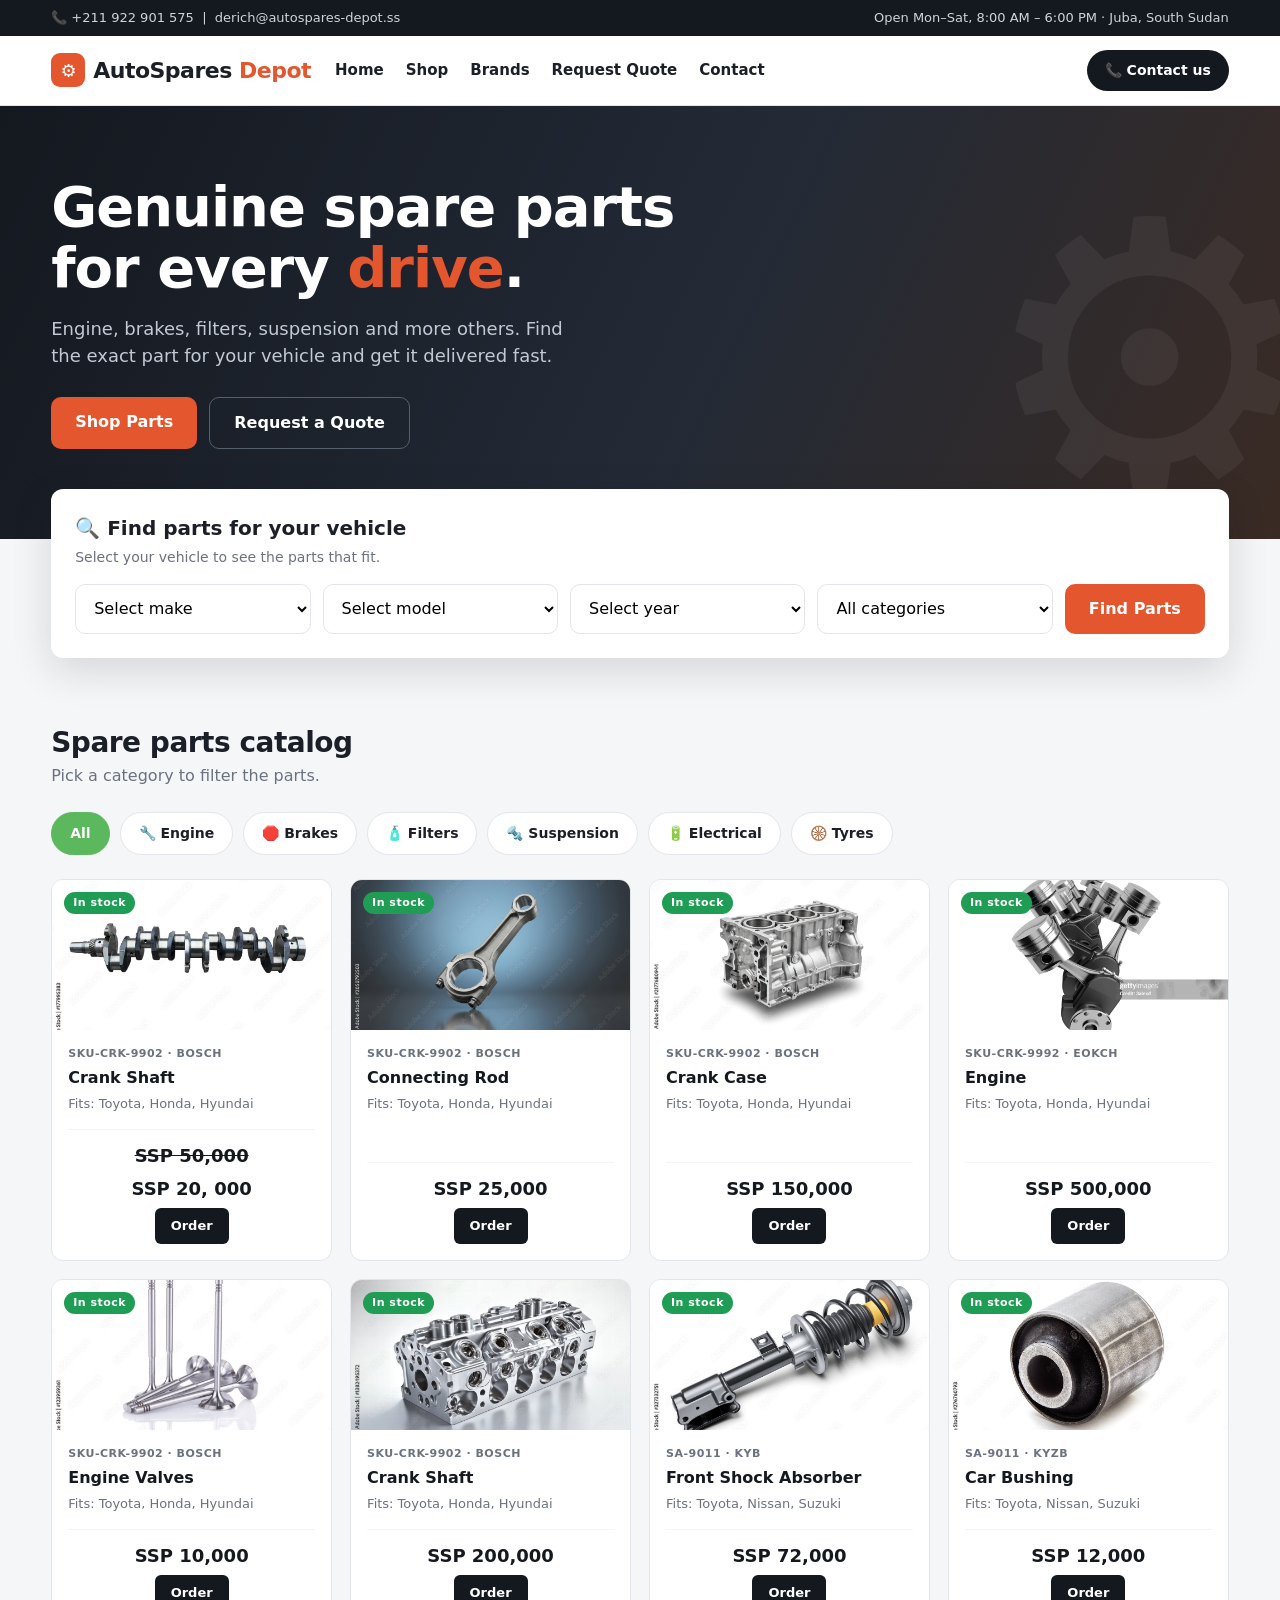
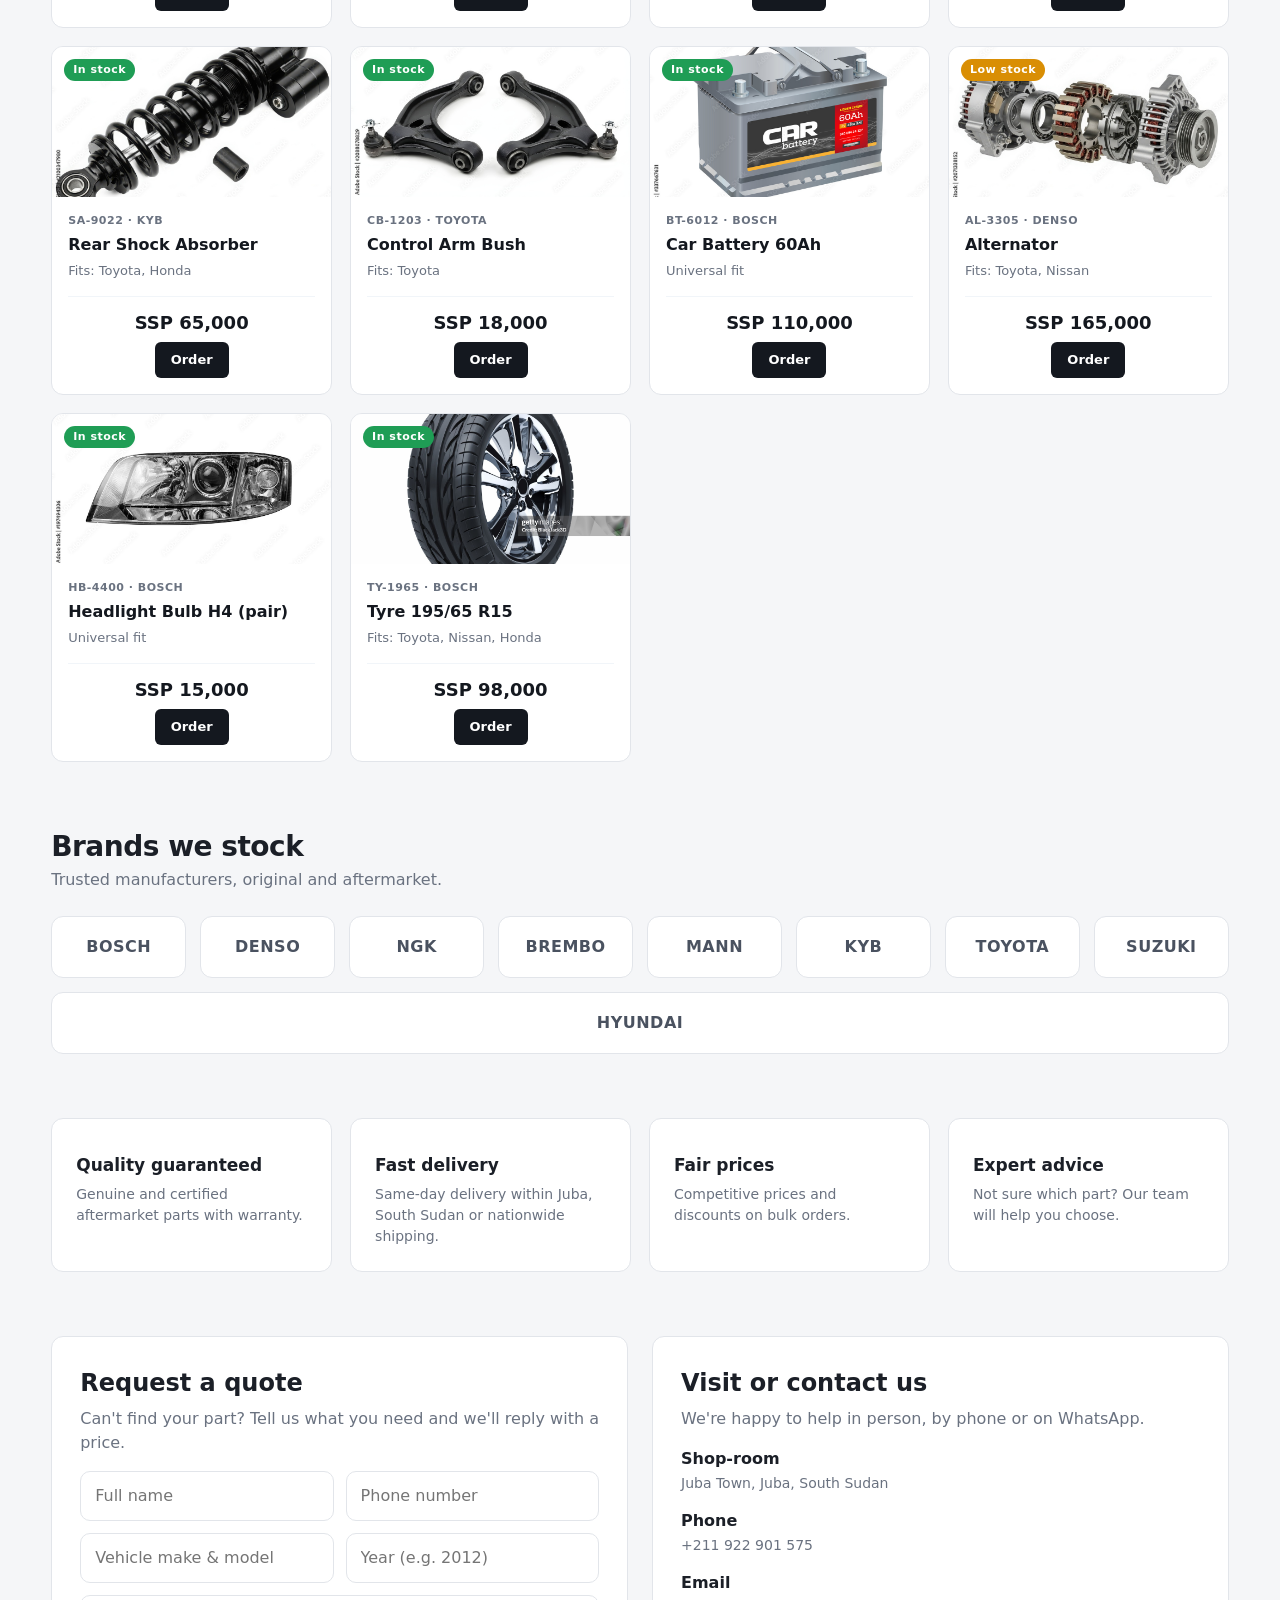
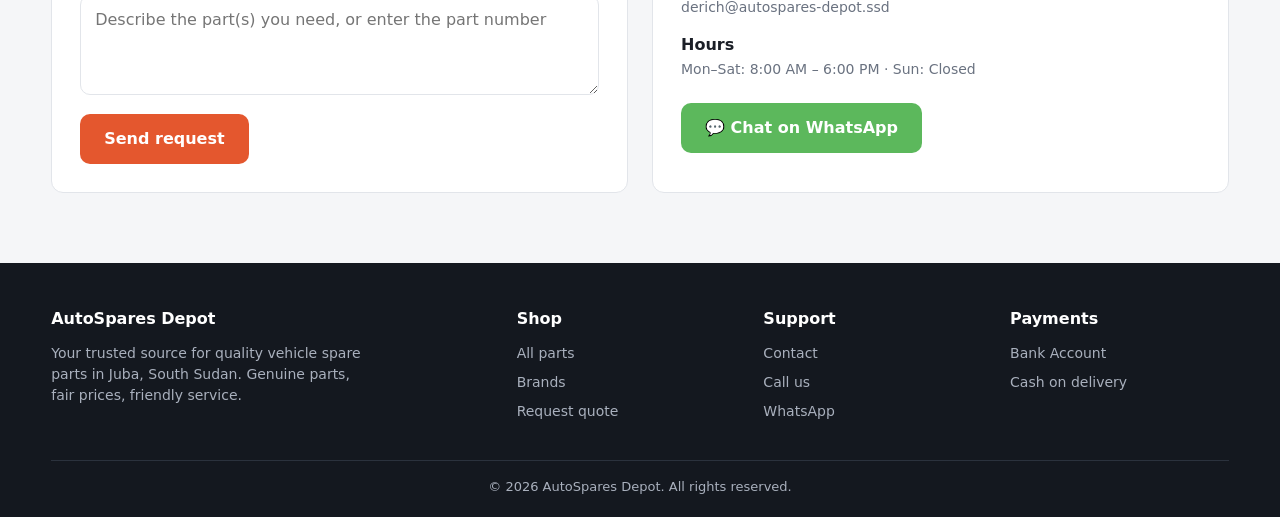
<file: Cat-project/index.html>
<!DOCTYPE html>
<html lang="en">
<head>
    <meta charset="UTF-8">
    <meta name="viewport" content="width=device-width, initial-scale=1.0">
    <title>Auto Spares Depot</title>
    <link rel="stylesheet" href="styles.css">
</head>
<body>
    <!-- This is the section that shows some information about how to reach the shop out -->
    <div class="topbar">
        <div class="container">
            <span>📞 +211 922 901 575 &nbsp;|&nbsp; derich@autospares-depot.ss</span>
            <span>Open Mon–Sat, 8:00 AM – 6:00 PM · Juba, South Sudan</span>
        </div>
    </div>

    <!-- This is the header section of the page, it shows the navigation bar of the all webpage -->
    <header>
        <div class="container nav">
            <a href="#home" class="logo">
                <div class="mark">⚙</div>
                <span>AutoSpares <em>Depot</em></span>
            </a>
            <input type="checkbox" id="menu-check">
            <nav>
                <ul>
                    <li><a href="#home">Home</a></li>
                    <li><a href="#shop">Shop</a></li>
                    <li><a href="#brands">Brands</a></li>
                    <li><a href="#quote">Request Quote</a></li>
                    <li><a href="#contact">Contact</a></li>
                </ul>
            </nav>
            <div class="nav-right">
                <a class="call-btn" href="#">📞 Contact us</a>
                <label for="menu-check" class="menu-toggle">☰</label>
            </div>
        </div>
    </header>

    <!-- The hero section that introduces what the website is all about -->
    <div class="hero" id="home">
        <div class="container">
            <h1>Genuine spare parts for every <span>drive</span>.</h1>
            <p>Engine, brakes, filters, suspension and more others. Find the exact part for your vehicle and get it delivered fast.</p>
            <div class="hero-cta">
                <a href="#shop" class="btn btn-primary">Shop Parts</a>
                <a href="#quote" class="btn btn-ghost">Request a Quote</a>
            </div>
        </div>
    </div>

    <!-- This is the section that shows how to find the vehicle parts of some specific model-->
    <div class="finder">
        <div class="container">
            <form class="finder-card" action="#shop" method="get">
                <h2>🔍 Find parts for your vehicle</h2>
                <p>Select your vehicle to see the parts that fit.</p>
                <div class="finder-form">
                    <select name="make">
                        <option>Select make</option>
                        <option>Toyota</option>
                        <option>Nissan</option>
                        <option>Honda</option>
                        <option>Suzuki</option>
                        <option>Hyundai</option>
                    </select>
                    <select name="model">
                        <option>Select model</option>
                        <optgroup label="Toyota">
                            <option>Corolla</option>
                            <option>RAV4</option>
                            <option>Hilux</option>
                        </optgroup>
                        <optgroup label="Nissan">
                            <option>Note</option>
                            <option>X-Trail</option>
                        </optgroup>
                        <optgroup label="Honda">
                            <option>Fit</option>
                            <option>CR-V</option>
                        </optgroup>
                        <optgroup label="Suzuki">
                            <option>Swift</option>
                            <option>Vitara</option>
                        </optgroup>
                        <optgroup label="Hyundai">
                            <option>Tucson Arizona</option>
                            <option>Hyundai Tucson</option>
                        </optgroup>
                    </select>
                    <select name="year">
                        <option value="">Select year</option>
                        <option>2020+</option>
                        <option>2015–2019</option>
                        <option>2010–2014</option>
                        <option>2005–2009</option>
                        <option>Before 2005</option>
                    </select>
                    <select name="category">
                        <option value="">All categories</option>
                        <option>Engine</option>
                        <option>Brakes</option>
                        <option>Filters</option>
                        <option>Suspension</option>
                        <option>Electrical</option>
                        <option>Tyres</option>
                    </select>
                    <button type="submit" class="btn btn-primary">Find Parts</button>
                </div>
            </form>
        </div>
    </div>

    <!-- This is the section for shopping the spares you need for your vehicle, It shows some available stocks in the depot -->
    <section id="shop">
        <div class="container">
            <div class="section-head">
                <h2>Spare parts catalog</h2>
                <p>Pick a category to filter the parts.</p>
            </div>

            <input class="filter-radio" type="radio" name="cat" id="f-all" checked>
            <input class="filter-radio" type="radio" name="cat" id="f-engine">
            <input class="filter-radio" type="radio" name="cat" id="f-brakes">
            <input class="filter-radio" type="radio" name="cat" id="f-filters">
            <input class="filter-radio" type="radio" name="cat" id="f-suspension">
            <input class="filter-radio" type="radio" name="cat" id="f-electrical">
            <input class="filter-radio" type="radio" name="cat" id="f-tyres">

            <div class="pills">
                <label class="pill" for="f-all">All</label>
                <label class="pill" for="f-engine">🔧 Engine</label>
                <label class="pill" for="f-brakes">🛑 Brakes</label>
                <label class="pill" for="f-filters">🧴 Filters</label>
                <label class="pill" for="f-suspension">🔩 Suspension</label>
                <label class="pill" for="f-electrical">🔋 Electrical</label>
                <label class="pill" for="f-tyres">🛞 Tyres</label>
            </div>

            <div class="grid">

                <div class="card" data-cat="engine">
                    <div class="thumb">
                        <span class="badge in">In stock</span>
                        <div class="image-card">
                            <img src="./images-project/crankshaft.jpg" alt="crankshaft">
                        </div>
                    </div>
                    <div class="body">
                        <div class="pn">SKU-CRK-9902 · BOSCH</div>
                        <h3>Crank Shaft</h3>
                        <div class="fit">Fits: Toyota, Honda, Hyundai</div>
                        <div class="foot">
                            <div class="price"> <del>SSP 50,000</del></div>
                            <div class="price">SSP 20, 000</div>
                            <a class="order" href="#" target="_blank" rel="noopener">Order</a>
                        </div>
                    </div>
                </div>
                <div class="card" data-cat="engine">
                    <div class="thumb">
                        <span class="badge in">In stock</span>
                        <div class="image-card">
                            <img src="./images-project/connecting-rod.jpg" alt="connecting-rod">
                        </div>
                    </div>
                    <div class="body">
                        <div class="pn">SKU-CRK-9902 · BOSCH</div>
                        <h3>Connecting Rod</h3>
                        <div class="fit">Fits: Toyota, Honda, Hyundai</div>
                        <div class="foot">
                            <div class="price">SSP 25,000</div>
                            <a class="order" href="#" target="_blank" rel="noopener">Order</a>
                        </div>
                    </div>
                </div>
                <div class="card" data-cat="engine">
                    <div class="thumb">
                        <span class="badge in">In stock</span>
                        <div class="image-card">
                            <img src="./images-project/crankcase.jpg" alt="crankcase">
                        </div>
                    </div>
                    <div class="body">
                        <div class="pn">SKU-CRK-9902 · BOSCH</div>
                        <h3>Crank Case</h3>
                        <div class="fit">Fits: Toyota, Honda, Hyundai</div>
                        <div class="foot">
                            <div class="price">SSP 150,000</div>
                            <a class="order" href="#" target="_blank" rel="noopener">Order</a>
                        </div>
                    </div>
                </div>
                <div class="card" data-cat="engine">
                    <div class="thumb">
                        <span class="badge in">In stock</span>
                        <div class="image-card">
                            <img src="./images-project/engine.jpg" alt="engine">
                        </div>
                    </div>
                    <div class="body">
                        <div class="pn">SKU-CRK-9992 · EOKCH</div>
                        <h3>Engine</h3>
                        <div class="fit">Fits: Toyota, Honda, Hyundai</div>
                        <div class="foot">
                            <div class="price">SSP 500,000</div>
                            <a class="order" href="#" target="_blank" rel="noopener">Order</a>
                        </div>
                    </div>
                </div>
                <div class="card" data-cat="engine">
                    <div class="thumb">
                        <span class="badge in">In stock</span>
                        <div class="image-card">
                            <img src="./images-project/valves.jpg" alt="valves">
                        </div>
                    </div>
                    <div class="body">
                        <div class="pn">SKU-CRK-9902 · BOSCH</div>
                        <h3>Engine Valves</h3>
                        <div class="fit">Fits: Toyota, Honda, Hyundai</div>
                        <div class="foot">
                            <div class="price">SSP 10,000</div>
                            <a class="order" href="#" target="_blank" rel="noopener">Order</a>
                        </div>
                    </div>
                </div>
                <div class="card" data-cat="engine">
                    <div class="thumb">
                        <span class="badge in">In stock</span>
                        <div class="image-card">
                            <img src="./images-project/cylinder-head.jpg" alt="cylinder-head">
                        </div>
                    </div>
                    <div class="body">
                        <div class="pn">SKU-CRK-9902 · BOSCH</div>
                        <h3>Crank Shaft</h3>
                        <div class="fit">Fits: Toyota, Honda, Hyundai</div>
                        <div class="foot">
                            <div class="price">SSP 200,000</div>
                            <a class="order" href="#" target="_blank" rel="noopener">Order</a>
                        </div>
                    </div>
                </div>

                <div class="card" data-cat="suspension">
                    <div class="thumb">
                        <span class="badge in">In stock</span>
                        <div class="image-card">
                            <img src="./images-project/front-shock.jpg" alt="front-shock">
                        </div>
                    </div>
                    <div class="body">
                        <div class="pn">SA-9011 · KYB</div>
                        <h3>Front Shock Absorber</h3>
                        <div class="fit">Fits: Toyota, Nissan, Suzuki</div>
                        <div class="foot">
                            <div class="price">SSP 72,000</div>
                            <a class="order" href="#" target="_blank" rel="noopener">Order</a>
                        </div>
                    </div>
                </div>
                <div class="card" data-cat="suspension">
                    <div class="thumb">
                        <span class="badge in">In stock</span>
                        <div class="image-card">
                            <img src="./images-project/bushing.jpg" alt="bushing">
                        </div>
                    </div>
                    <div class="body">
                        <div class="pn">SA-9011 · KYZB</div>
                        <h3>Car Bushing</h3>
                        <div class="fit">Fits: Toyota, Nissan, Suzuki</div>
                        <div class="foot">
                            <div class="price">SSP 12,000</div>
                            <a class="order" href="#" target="_blank" rel="noopener">Order</a>
                        </div>
                    </div>
                </div>

                <div class="card" data-cat="suspension">
                    <div class="thumb">
                        <span class="badge in">In stock</span>
                        <div class="image-card">
                            <img src="./images-project/rear-shock.jpg" alt="rear-shock">
                        </div>
                    </div>
                    <div class="body">
                        <div class="pn">SA-9022 · KYB</div>
                        <h3>Rear Shock Absorber</h3>
                        <div class="fit">Fits: Toyota, Honda</div>
                        <div class="foot">
                            <div class="price">SSP 65,000</div>
                            <a class="order" href="#" target="_blank" rel="noopener">Order</a>
                        </div>
                    </div>
                </div>

                <div class="card" data-cat="suspension">
                    <div class="thumb">
                        <span class="badge in">In stock</span>
                        <div class="image-card">
                            <img src="./images-project/control-arm.jpg" alt="control-arm">
                        </div>
                    </div>
                    <div class="body">
                        <div class="pn">CB-1203 · TOYOTA</div>
                        <h3>Control Arm Bush</h3>
                        <div class="fit">Fits: Toyota</div>
                        <div class="foot">
                            <div class="price">SSP 18,000</div>
                            <a class="order" href="#" target="_blank" rel="noopener">Order</a>
                        </div>
                    </div>
                </div>

                <div class="card" data-cat="electrical">
                    <div class="thumb">
                        <span class="badge in">In stock</span>
                        <div class="image-card">
                            <img src="./images-project/car-battery.jpg" alt="car-battery">
                        </div>
                    </div>
                    <div class="body">
                        <div class="pn">BT-6012 · BOSCH</div>
                        <h3>Car Battery 60Ah</h3>
                        <div class="fit">Universal fit</div>
                        <div class="foot">
                            <div class="price">SSP 110,000</div>
                            <a class="order" href="#" target="_blank" rel="noopener">Order</a>
                        </div>
                    </div>
                </div>

                <div class="card" data-cat="electrical">
                    <div class="thumb">
                        <span class="badge low">Low stock</span>
                        <div class="image-card">
                            <img src="./images-project/alternator.jpg" alt="alternator">
                        </div>
                    </div>
                    <div class="body">
                        <div class="pn">AL-3305 · DENSO</div>
                        <h3>Alternator</h3>
                        <div class="fit">Fits: Toyota, Nissan</div>
                        <div class="foot">
                            <div class="price">SSP 165,000</div>
                            <a class="order" href="#" target="_blank" rel="noopener">Order</a>
                        </div>
                    </div>
                </div>

                <div class="card" data-cat="electrical">
                    <div class="thumb">
                        <span class="badge in">In stock</span>
                        <div class="image-card">
                            <img src="./images-project/headlight.jpg" alt="headlight">
                        </div>
                    </div>
                    <div class="body">
                        <div class="pn">HB-4400 · BOSCH</div>
                        <h3>Headlight Bulb H4 (pair)</h3>
                        <div class="fit">Universal fit</div>
                        <div class="foot">
                            <div class="price">SSP 15,000</div>
                            <a class="order" href="#" target="_blank" rel="noopener">Order</a>
                        </div>
                    </div>
                </div>

                <div class="card" data-cat="tyres">
                    <div class="thumb">
                        <span class="badge in">In stock</span>
                        <div class="image-card">
                            <img src="./images-project/tyre.jpg" alt="tyre">
                        </div>
                    </div>
                    <div class="body">
                        <div class="pn">TY-1965 · BOSCH</div>
                        <h3>Tyre 195/65 R15</h3>
                        <div class="fit">Fits: Toyota, Nissan, Honda</div>
                        <div class="foot">
                            <div class="price">SSP 98,000</div>
                            <a class="order" href="#" target="_blank" rel="noopener">Order</a>
                        </div>
                    </div>
                </div>

            </div>
            </div>
    </section>
    <!-- The section of car brands that the depot have their spares parts -->

    <section id="brands">
        <div class="container">
            <div class="section-head">
                <h2>Brands we stock</h2>
                <p>Trusted manufacturers, original and aftermarket.</p>
            </div>
            <div class="brands">
                <div class="brand">BOSCH</div>
                <div class="brand">DENSO</div>
                <div class="brand">NGK</div>
                <div class="brand">BREMBO</div>
                <div class="brand">MANN</div>
                <div class="brand">KYB</div>
                <div class="brand">TOYOTA</div>
                <div class="brand">SUZUKI</div>
                <div class="brand">HYUNDAI</div>
            </div>
        </div>
    </section>

    <!-- The section for why and how to contact us for more about tour car spares-->
    <section>
        <div class="container">
            <div class="why">
                <div>
                    <h3>Quality guaranteed</h3>
                    <p>Genuine and certified aftermarket parts with warranty.</p>
                </div>
                <div>
                    <h3>Fast delivery</h3>
                    <p>Same-day delivery within Juba, South Sudan or nationwide shipping.</p>
                </div>
                <div>
                    <h3>Fair prices</h3>
                    <p>Competitive prices and discounts on bulk orders.</p>
                </div>
                <div>
                    <h3>Expert advice</h3>
                    <p>Not sure which part? Our team will help you choose.</p>
                </div>
            </div>
        </div>
    </section>

    <!-- The section of making price quotations, spares quotation and contacting us -->
    <section id="quote">
        <div class="container two">
            <div class="panel">
                <h2>Request a quote</h2>
                <p>Can't find your part? Tell us what you need and we'll reply with a price.</p>
                <form action="mailto:derich@autospares-depot.ss" method="post" enctype="text/plain">
                    <div class="row">
                        <input type="text" name="name" placeholder="Full name" required>
                        <input type="tel" name="phone" placeholder="Phone number" required>
                    </div>
                    <div class="row">
                        <input type="text" name="vehicle" placeholder="Vehicle make &amp; model">
                        <input type="text" name="year" placeholder="Year (e.g. 2012)">
                    </div>
                    <div class="full">
                        <textarea name="message" placeholder="Describe the part(s) you need, or enter the part number" required></textarea>
                    </div>
                    <button type="submit" class="btn btn-primary">Send request</button>
                </form>
            </div>
            <div class="panel" id="contact">
                <h2>Visit or contact us</h2>
                <p>We're happy to help in person, by phone or on WhatsApp.</p>
                <div class="info-line">
                    <div>
                        <b>Shop-room</b>
                        <span>Juba Town, Juba, South Sudan</span>
                    </div>
                </div>
                <div class="info-line">
                    <div>
                        <b>Phone</b>
                        <span>+211 922 901 575</span>
                    </div>
                </div>
                <div class="info-line">
                    <div>
                        <b>Email</b>
                        <span>derich@autospares-depot.ssd</span>
                    </div>
                </div>
                <div class="info-line">
                    <div>
                        <b>Hours</b>
                        <span>Mon–Sat: 8:00 AM – 6:00 PM · Sun: Closed</span>
                    </div>
                </div>
                <a class="btn whatsapp" href="https://web.whatsapp.com/211922901575" target="_blank" rel="noopener">💬 Chat on WhatsApp</a>
            </div>
        </div>
    </section>

    <!-- The footer section of the webpage -->
    <footer>
        <div class="container">
            <div class="foot-grid">
                <div>
                    <h4>AutoSpares Depot</h4>
                    <p style="font-size:14px;max-width:320px">Your trusted source for quality vehicle spare parts in Juba, South Sudan. Genuine parts, fair prices, friendly service.</p>
                </div>
                <div>
                    <h4>Shop</h4>
                    <ul>
                        <li>
                            <a href="#shop">All parts</a>
                        </li>
                        <li>
                            <a href="#brands">Brands</a>
                        </li>
                        <li>
                            <a href="#quote">Request quote</a>
                        </li>
                    </ul>
                </div>
                <div>
                    <h4>Support</h4>
                    <ul>
                        <li>
                            <a href="#contact">Contact</a>
                        </li>
                        <li>
                            <a href="tel:+211922901575">Call us</a>
                        </li>
                        <li>
                            <a href="https://web.whatsapp.com/211922901575">WhatsApp</a>
                        </li>
                    </ul>
                </div>
                <div>
                    <h4>Payments</h4>
                    <ul>
                        <li>Bank Account</li>
                        <li>Cash on delivery
                        </li>
                    </ul>
                </div>
            </div>
            <div class="copy">&copy; 2026 AutoSpares Depot. All rights reserved.</div>
        </div>
    </footer>
</body>
</html>
</file>
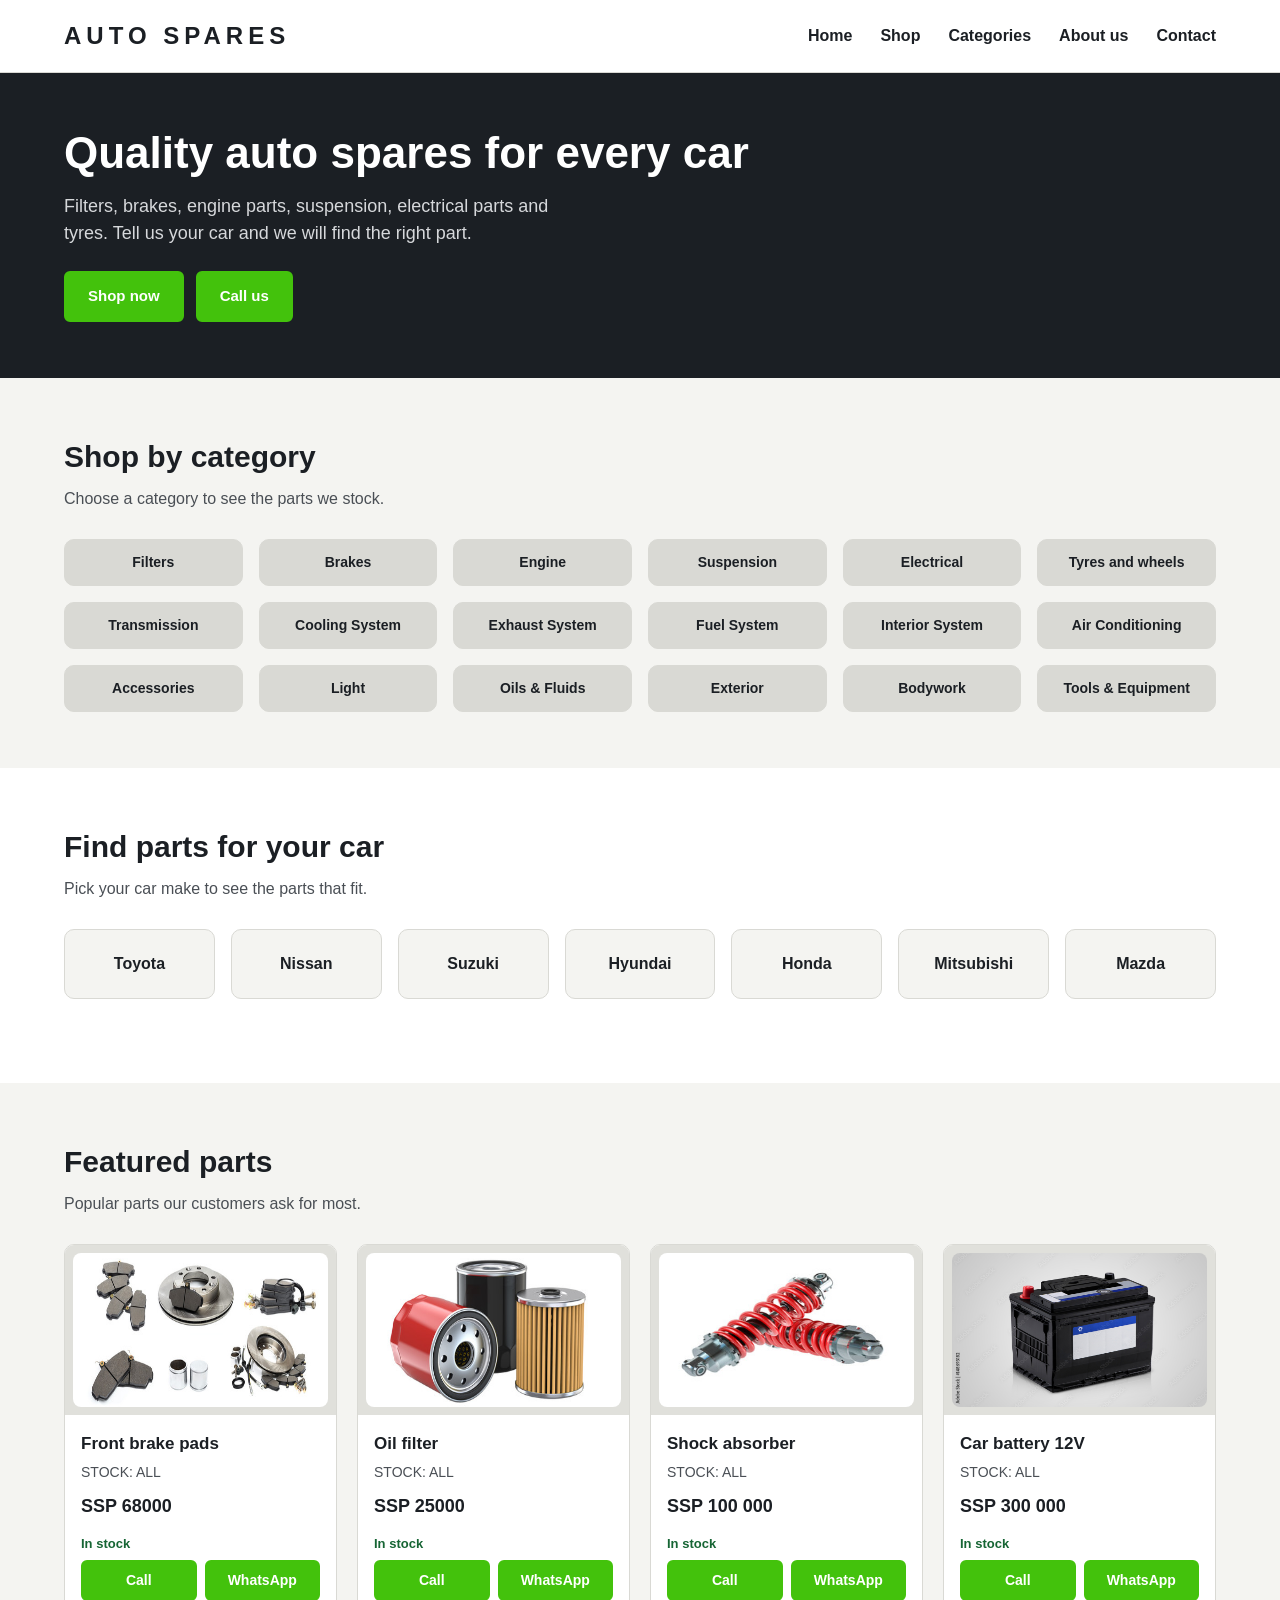
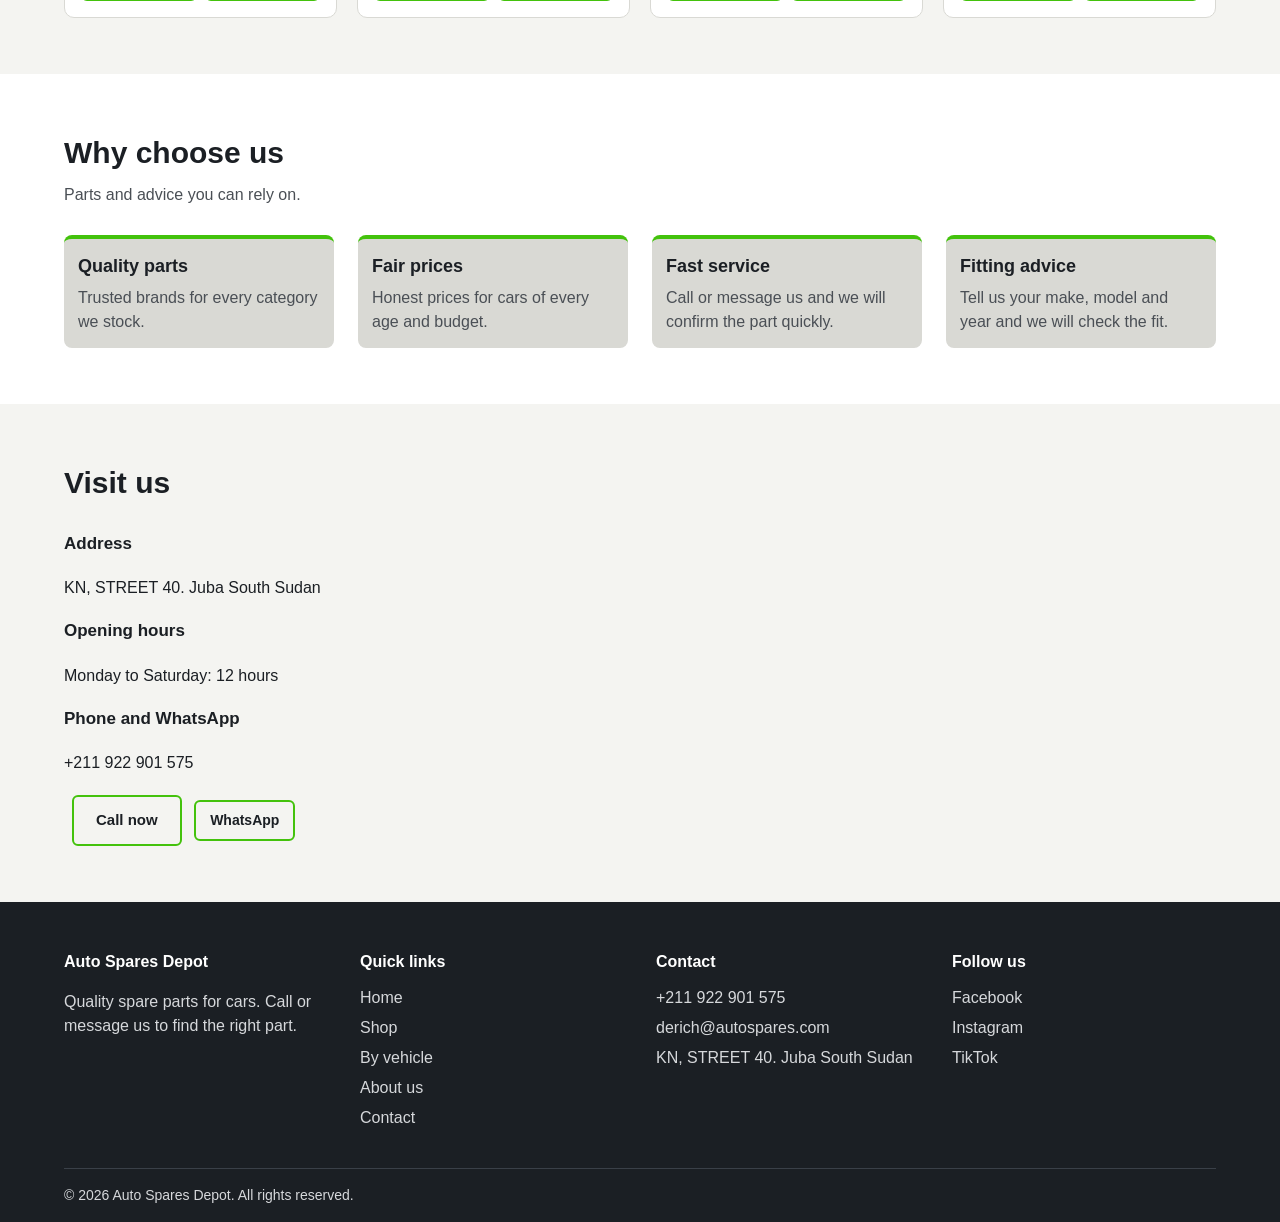
<file: AUTOSPARES/autospares-depot/index.html>
<!DOCTYPE html>
<html lang="en">
<head>
    <meta charset="UTF-8">
    <meta name="viewport" content="width=device-width, initial-scale=1">
    <title>Auto Spares Depot | Quality Car Spare Parts</title>
    <link rel="stylesheet" href="../CSS/style.css">
</head>
<body>
<!-- The header section of the webpage and navigations section -->
<header class="header">
    <div class="container">
        <a class="logo" href="index.html">AUTO SPARES <span>DEPOT</span></a>

        <input type="checkbox" id="nav-toggle" class="nav-toggle">
        <label for="nav-toggle" class="nav-button">Menu</label>

        <ul class="nav">
            <li><a href="index.html">Home</a></li>
            <li class="has-dropdown">
                <a href="shop.html">Shop</a>
                <div class="dropdown">
                    <a href="shop.html#filters">Filters</a>
                    <a href="shop.html#brakes">Brakes</a>
                    <a href="shop.html#engine">Engine</a>
                    <a href="shop.html#suspension">Suspension and steering</a>
                    <a href="shop.html#electrical">Electrical</a>
                    <a href="shop.html#tyres">Tyres and wheels</a>
                    <a href="shop.html#cooling">Cooling and A/C</a>
                    <a href="shop.html#transmission">Transmission</a>
                    <a href="shop.html#exhaust">Exhaust</a>
                    <a href="shop.html#lighting">Lighting</a>
                    <a href="shop.html#body">Body parts</a>
                    <a href="shop.html#interior">Interior</a>
                    <a href="shop.html#oils">Oils and fluids</a>
                    <a href="shop.html#accessories">Accessories</a>
                </div>
            </li>
            <li><a href="vehicles.html">Categories</a></li>
            <li><a href="contact.html">About us</a></li>
            <li><a href="contact.html">Contact</a></li>
        </ul>
    </div>
</header>

<main>

    <!-- The hero section of the webpage that introduces what the page is about  -->
    <section class="hero">
        <div class="container">
            <div class="hero-text">
                <h1>Quality auto spares for every car</h1>
                <p>Filters, brakes, engine parts, suspension, electrical parts and tyres. Tell us your car and we will find the right part.</p>
                <div class="hero-buttons">
                    <a class="btn" href="shop.html">Shop now</a>
                    <a class="btn" href="tel:#">Call us</a>
                </div>
            </div>
        </div>
    </section>

    <!-- Shopping by catergory section of the webpage -->
    <section class="section">
        <div class="container">
            <h2>Shop by category</h2>
            <p class="lead">Choose a category to see the parts we stock.</p>
            <div class="tiles">
                <a class="tile" href="shop.html#filters">
                    <span>Filters</span>
                </a>
                <a class="tile" href="shop.html#brakes">
                    <span>Brakes</span>
                </a>
                <a class="tile" href="shop.html#engine">
                    <span>Engine</span>
                </a>
                <a class="tile" href="shop.html#suspension">
                    <span>Suspension</span>
                </a>
                <a class="tile" href="shop.html#electrical">
                    <span>Electrical</span>
                </a>
                <a class="tile" href="shop.html#tyres">
                    <span>Tyres and wheels</span>
                </a>
                <a class="tile" href="shop.html#transmission">
                    <span>Transmission</span>
                </a>
                <a class="tile" href="shop.html#CoolingSystem">
                    <span>Cooling System</span>
                </a>
                <a class="tile" href="shop.html#exhaust">
                    <span>Exhaust System</span>
                </a>
                <a class="tile" href="shop.html#fuel">
                    <span>Fuel System</span>
                </a>
                <a class="tile" href="shop.html#interior">
                    <span>Interior System</span>
                </a>
                <a class="tile" href="shop.html#air">
                    <span>Air Conditioning</span>
                </a>
                <a class="tile" href="shop.html#accessories">
                    <span>Accessories</span>
                </a>
                <a class="tile" href="shop.html#light">
                    <span>Light</span>
                </a>
                <a class="tile" href="shop.html#oils">
                    <span>Oils & Fluids</span>
                </a>
                <a class="tile" href="shop.html#exterior">
                    <span>Exterior</span>
                </a>
                <a class="tile" href="shop.html#bodywork"> 
                    <span>Bodywork</span>
                </a>
                <a class="tile" href="shop.html#tools"> 
                    <span>Tools & Equipment</span> 
                </a>
            </div>
        </div>
    </section>

    <!-- Shopping by vehicle model section -->
    <section class="section section-white">
        <div class="container">
            <h2>Find parts for your car</h2>
            <p class="lead">Pick your car make to see the parts that fit.</p>
            <div class="makes">
                <a class="make" href="vehicles.html#toyota">Toyota</a>
                <a class="make" href="vehicles.html#nissan">Nissan</a>
                <a class="make" href="vehicles.html#suzuki">Suzuki</a>
                <a class="make" href="vehicles.html#hyundai">Hyundai</a>
                <a class="make" href="vehicles.html#honda">Honda</a>
                <a class="make" href="vehicles.html#mitsubishi">Mitsubishi</a>
                <a class="make" href="vehicles.html#mazda">Mazda</a>
            </div>
        </div>
    </section>

    <!-- Feactures parts section -->
    <section class="section">
        <div class="container">
            <h2>Featured parts</h2>
            <p class="lead">Popular parts our customers ask for most.</p>
            <div class="cards">

                <article class="card">
                    <div class="ph">
                        <img src="../images/brake.jpg" alt="front-brakes">
                    </div>
                    <div class="card-body">
                        <h3>Front brake pads</h3>
                        <p class="fits">STOCK: ALL</p>
                        <p class="price">SSP 68000</p>
                        <span class="stock">In stock</span>
                        <div class="card-buttons">
                            <a class="btn btn-small" href="#">Call</a>
                            <a class="btn btn-small" href="#">WhatsApp</a>
                        </div>
                    </div>
                </article>

                <article class="card">
                    <div class="ph">
                        <img src="../images/oil.jpg" alt="oil-filter">
                    </div>
                    <div class="card-body">
                        <h3>Oil filter</h3>
                        <p class="fits">STOCK: ALL</p>
                        <p class="price">SSP 25000</p>
                        <span class="stock">In stock</span>
                        <div class="card-buttons">
                            <a class="btn btn-small" href="#">Call</a>
                            <a class="btn btn-small" href="#">WhatsApp</a>
                        </div>
                    </div>
                </article>

                <article class="card">
                    <div class="ph">
                        <img src="../images/shock.jpg" alt="shock">
                    </div>
                    <div class="card-body">
                        <h3>Shock absorber</h3>
                        <p class="fits">STOCK: ALL</p>
                        <p class="price">SSP 100 000</p>
                        <span class="stock">In stock</span>
                        <div class="card-buttons">
                            <a class="btn btn-small" href="#">Call</a>
                            <a class="btn btn-small" href="#">WhatsApp</a>
                        </div>
                    </div>
                </article>

                <article class="card">
                    <div class="ph">
                        <img src="../images/batt.jpg" alt="battery">
                    </div>
                    <div class="card-body">
                        <h3>Car battery 12V</h3>
                        <p class="fits">STOCK: ALL</p>
                        <p class="price">SSP 300 000</p>
                        <span class="stock">In stock</span>
                        <div class="card-buttons">
                            <a class="btn btn-small" href="#">Call</a>
                            <a class="btn btn-small" href="#">WhatsApp</a>
                        </div>
                    </div>
                </article>

            </div>
        </div>
    </section>

    <!-- Why choose us section of the webpage -->
    <section class="section section-white">
        <div class="container">
            <h2>Why choose us</h2>
            <p class="lead">Parts and advice you can rely on.</p>
            <div class="points">
                <div class="point">
                    <h3>Quality parts</h3>
                    <p>Trusted brands for every category we stock.</p>
                </div>
                <div class="point">
                    <h3>Fair prices</h3>
                    <p>Honest prices for cars of every age and budget.</p>
                </div>
                <div class="point">
                    <h3>Fast service</h3>
                    <p>Call or message us and we will confirm the part quickly.</p>
                </div>
                <div class="point">
                    <h3>Fitting advice</h3>
                    <p>Tell us your make, model and year and we will check the fit.</p>
                </div>
            </div>
        </div>
    </section>


    <!-- The section for visit us -->
    <section class="section">
        <div class="container">
            <h2>Visit us</h2>
            <div class="visit">
                <div class="visit-info">
                    <h3>Address</h3>
                    <p>KN, STREET 40. Juba South Sudan</p>
                    <h3>Opening hours</h3>
                    <p>Monday to Saturday: 12 hours</p>
                    <h3>Phone and WhatsApp</h3>
                    <p>+211 922 901 575</p>
                    <p>
                        <a class="btn" href="tel:+211922901575">Call now</a>
                        <a class="btn btn-small" href="#">WhatsApp</a>
                    </p>
                </div>
            </div>
        </div>
    </section>

</main>

<!-- The footer section of home page -->
<footer class="footer">
    <div class="container">
        <div class="footer-grid">
            <div class="footer-col">
                <h4>Auto Spares Depot</h4>
                <p>Quality spare parts for cars. Call or message us to find the right part.</p>
            </div>
            <div class="footer-col">
                <h4>Quick links</h4>
                <ul>
                    <li><a href="index.html">Home</a></li>
                    <li><a href="shop.html">Shop</a></li>
                    <li><a href="vehicles.html">By vehicle</a></li>
                    <li><a href="about.html">About us</a></li>
                    <li><a href="contact.html">Contact</a></li>
                </ul>
            </div>
            <div class="footer-col">
                <h4>Contact</h4>
                <ul>
                    <li>+211 922 901 575</li>
                    <li>derich@autospares.com</li>
                    <li>KN, STREET 40. Juba South Sudan</li>
                </ul>
            </div>
            <div class="footer-col">
                <h4>Follow us</h4>
                <ul>
                    <li><a href="#">Facebook</a></li>
                    <li><a href="#">Instagram</a></li>
                    <li><a href="#">TikTok</a></li>
                </ul>
            </div>
        </div>
        <div class="footer-bottom">&copy; 2026 Auto Spares Depot. All rights reserved.</div>
    </div>
</footer>

</body>
</html>
</file>
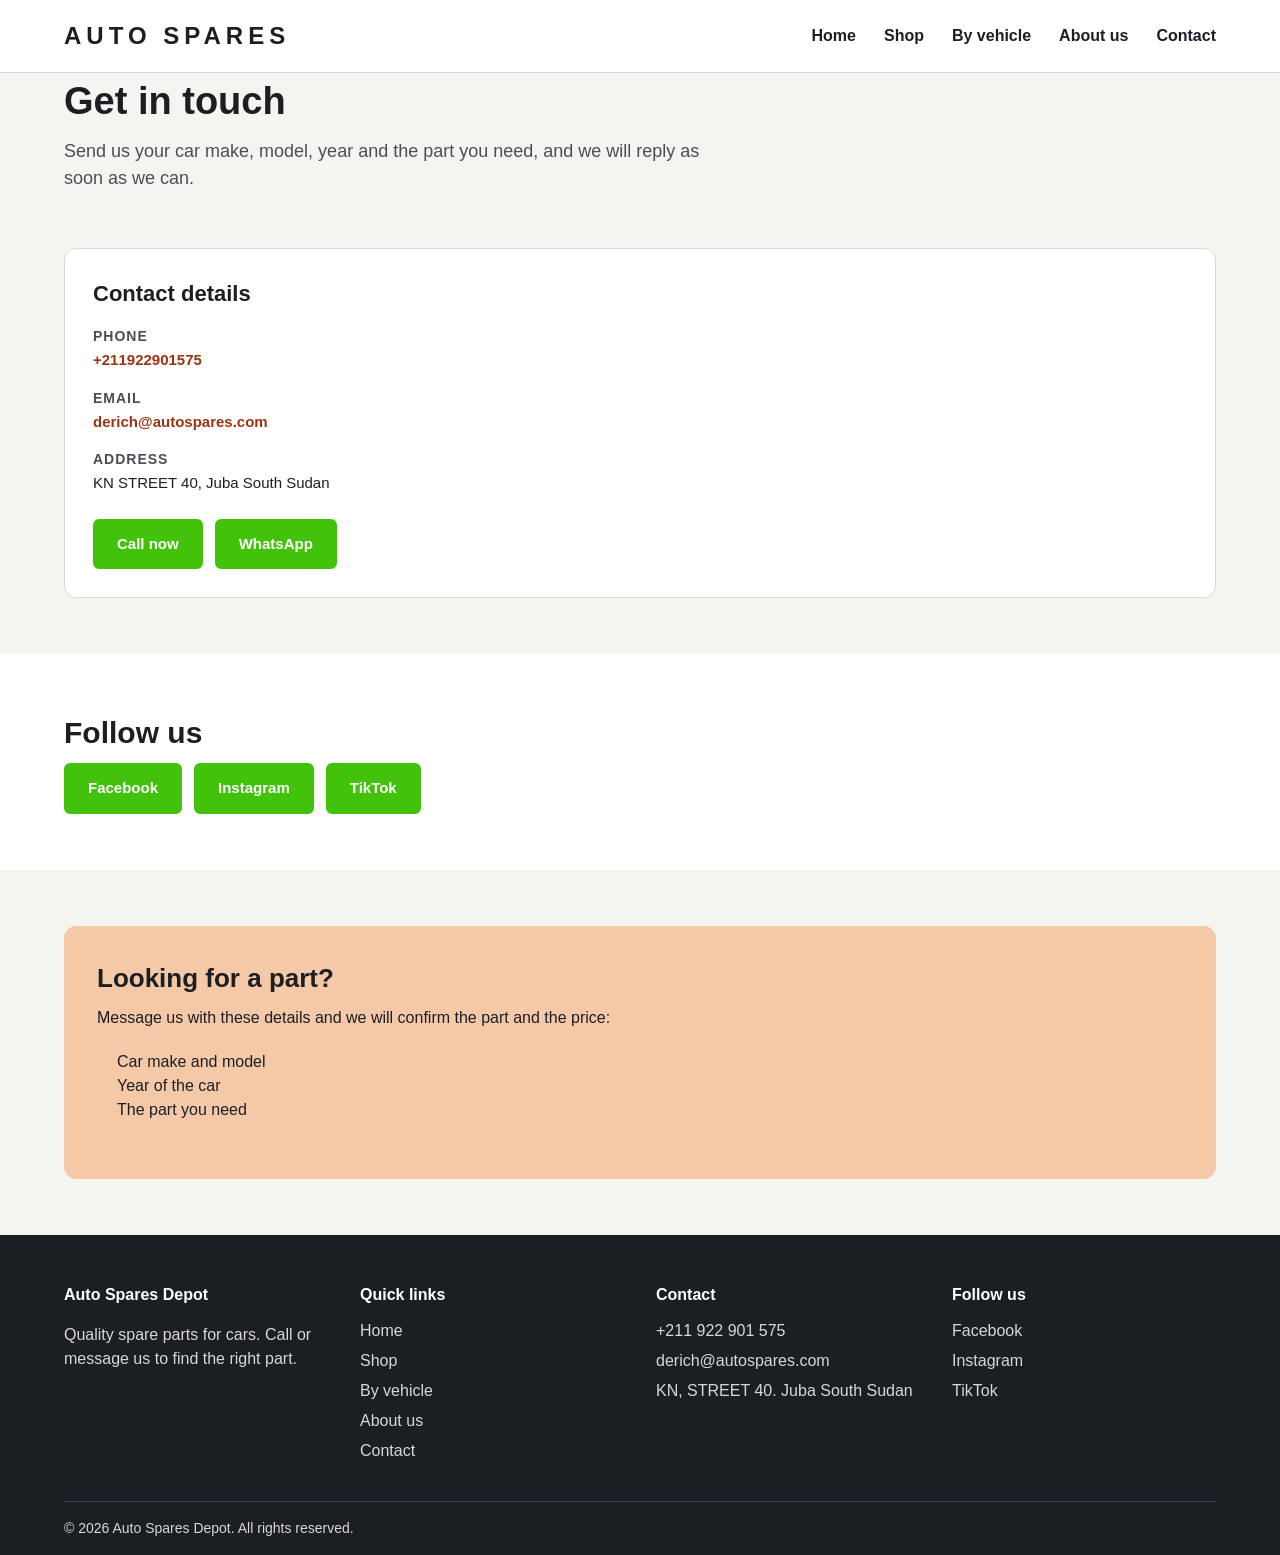
<file: AUTOSPARES/autospares-depot/contact.html>
<!DOCTYPE html>
<html lang="en">
<head>
    <meta charset="UTF-8">
    <meta name="viewport" content="width=device-width, initial-scale=1.0">
    <title>Auto Spares Depot | Quality Car Spare Parts</title>
    <link rel="stylesheet" href="../CSS/style.css">
</head>
<body>
    <header class="header">
        <div class="container">
            <a class="logo" href="index.html">AUTO SPARES <span>DEPOT</span></a>

            <input type="checkbox" id="nav-toggle" class="nav-toggle">
            <label for="nav-toggle" class="nav-button">Menu</label>

            <ul class="nav">
                <li><a href="index.html">Home</a></li>
                <li class="has-dropdown">
                    <a href="shop.html">Shop</a>
                    <div class="dropdown">
                        <a href="shop.html#filters">Filters</a>
                        <a href="shop.html#brakes">Brakes</a>
                        <a href="shop.html#engine">Engine</a>
                        <a href="shop.html#suspension">Suspension and steering</a>
                        <a href="shop.html#electrical">Electrical</a>
                        <a href="shop.html#tyres">Tyres and wheels</a>
                        <a href="shop.html#cooling">Cooling and A/C</a>
                        <a href="shop.html#transmission">Transmission</a>
                        <a href="shop.html#exhaust">Exhaust</a>
                        <a href="shop.html#lighting">Lighting</a>
                        <a href="shop.html#body">Body parts</a>
                        <a href="shop.html#interior">Interior</a>
                        <a href="shop.html#oils">Oils and fluids</a>
                        <a href="shop.html#accessories">Accessories</a>
                    </div>
                </li>
                <li><a href="vehicles.html">By vehicle</a></li>
                <li><a href="about.html">About us</a></li>
                <li><a href="contact.html">Contact</a></li>
            </ul>
        </div>
    </header>

    <section class="page-title">
      <div class="container">
        <h1>Get in touch</h1>
        <p>Send us your car make, model, year and the part you need, and we will reply as soon as we can.</p>
      </div>
    </section>

    <section class="section">
      <div class="container">
        <div class="contact-grid">

          <div class="info-card">
            <h2>Contact details</h2>

            <h3>Phone</h3>
            <p><a href="#">+211922901575</a></p>

            <h3>Email</h3>
            <p><a href="#">derich@autospares.com</a></p>

            <h3>Address</h3>
            <p>KN STREET 40, Juba South Sudan</p>

            <div class="info-buttons">
              <a class="btn" href="#">Call now</a>
              <a class="btn" href="#">WhatsApp</a>
            </div>
          </div>
        </div>
      </div>
    </section>

    <section class="section section-white">
      <div class="container">
        <h2>Follow us</h2>
        <div class="social">
          <a class="btn" href="#">Facebook</a>
          <a class="btn" href="#">Instagram</a>
          <a class="btn" href="#">TikTok</a>
        </div>
      </div>
    </section>
    <section class="section">
      <div class="container">
        <div class="enquiry">
          <h2>Looking for a part?</h2>
          <p>Message us with these details and we will confirm the part and the price:</p>
          <ul>
            <li>Car make and model</li>
            <li>Year of the car</li>
            <li>The part you need</li>
          </ul>
        </div>
      </div>
    </section>
    <footer class="footer">
        <div class="container">
            <div class="footer-grid">
                <div class="footer-col">
                    <h4>Auto Spares Depot</h4>
                    <p>Quality spare parts for cars. Call or message us to find the right part.</p>
                </div>
                <div class="footer-col">
                    <h4>Quick links</h4>
                    <ul>
                        <li><a href="index.html">Home</a></li>
                        <li><a href="shop.html">Shop</a></li>
                        <li><a href="vehicles.html">By vehicle</a></li>
                        <li><a href="about.html">About us</a></li>
                        <li><a href="contact.html">Contact</a></li>
                    </ul>
                </div>
                <div class="footer-col">
                    <h4>Contact</h4>
                    <ul>
                        <li>+211 922 901 575</li>
                        <li>derich@autospares.com</li>
                        <li>KN, STREET 40. Juba South Sudan</li>
                    </ul>
                </div>
                <div class="footer-col">
                    <h4>Follow us</h4>
                    <ul>
                        <li><a href="#">Facebook</a></li>
                        <li><a href="#">Instagram</a></li>
                        <li><a href="#">TikTok</a></li>
                    </ul>
                </div>
             </div>
            <div class="footer-bottom">&copy; 2026 Auto Spares Depot. All rights reserved.</div>
        </div>
    </footer>
</body>
</html>
</file>
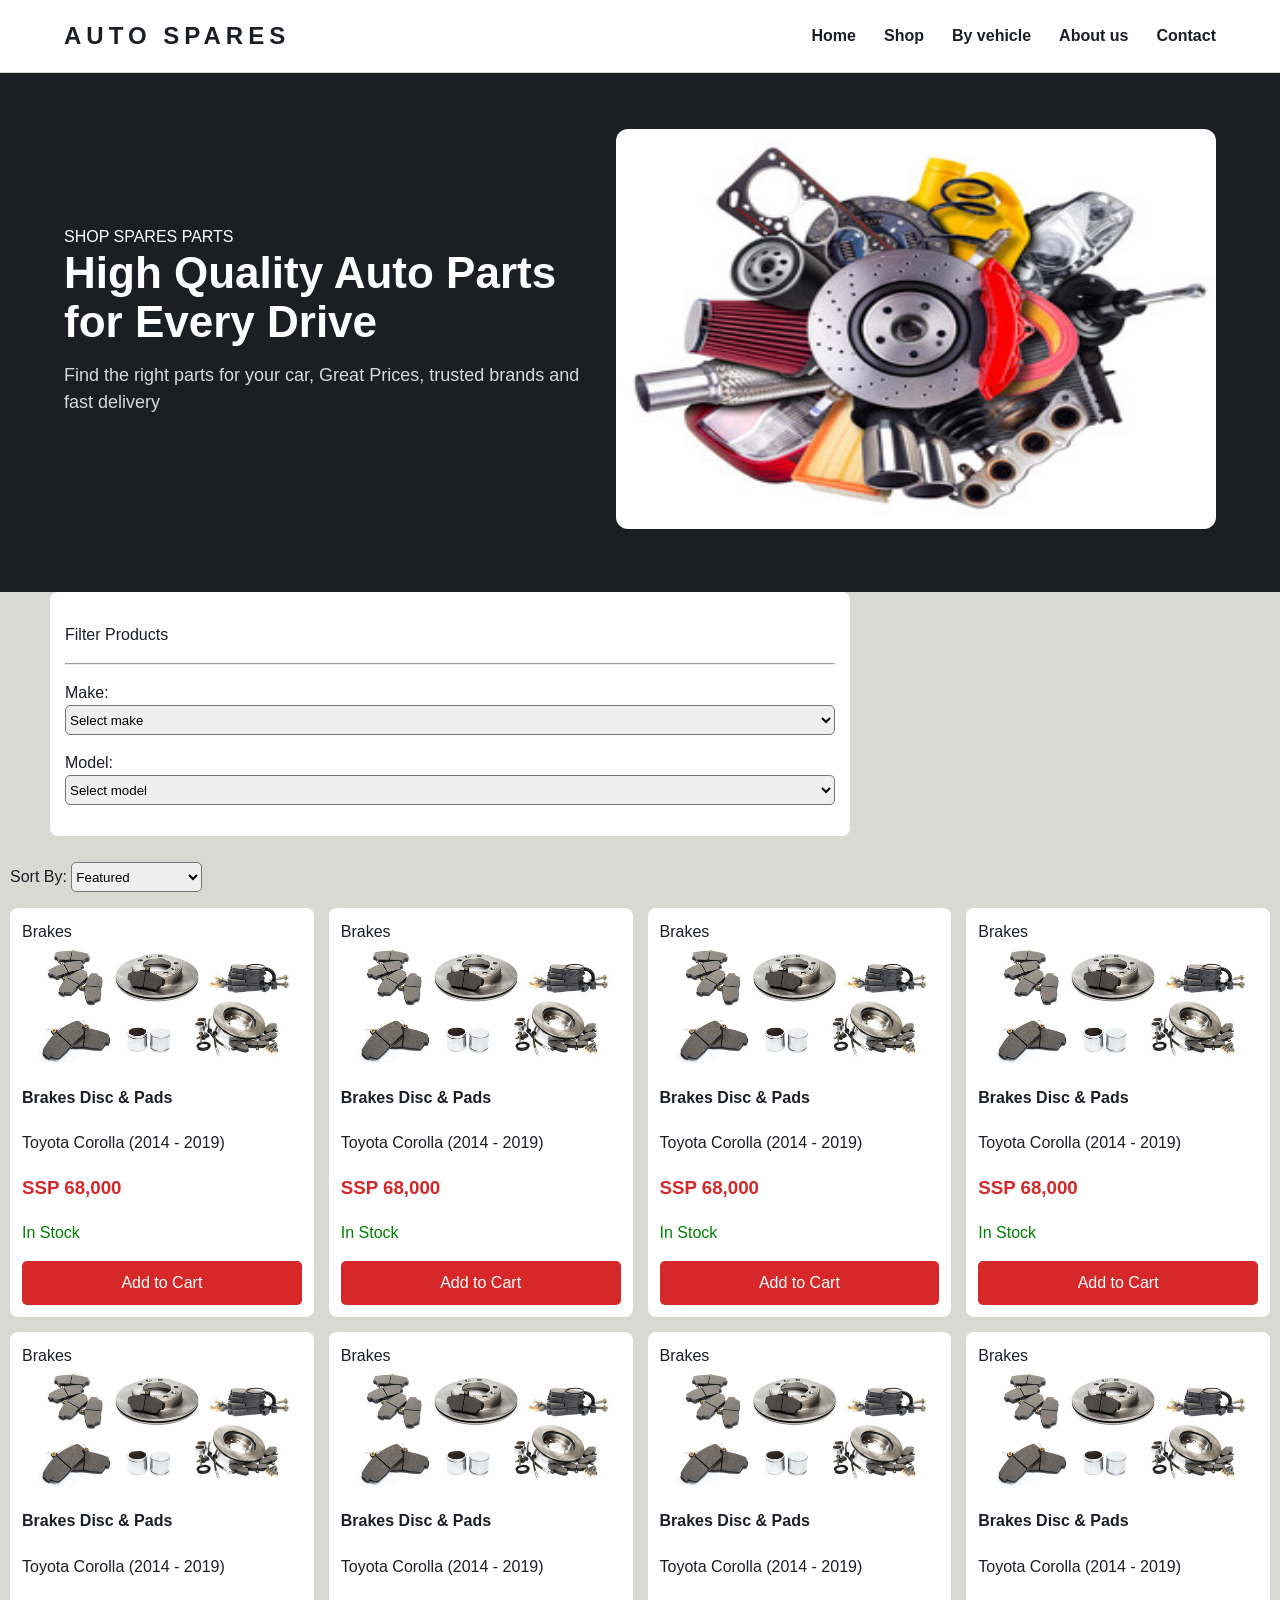
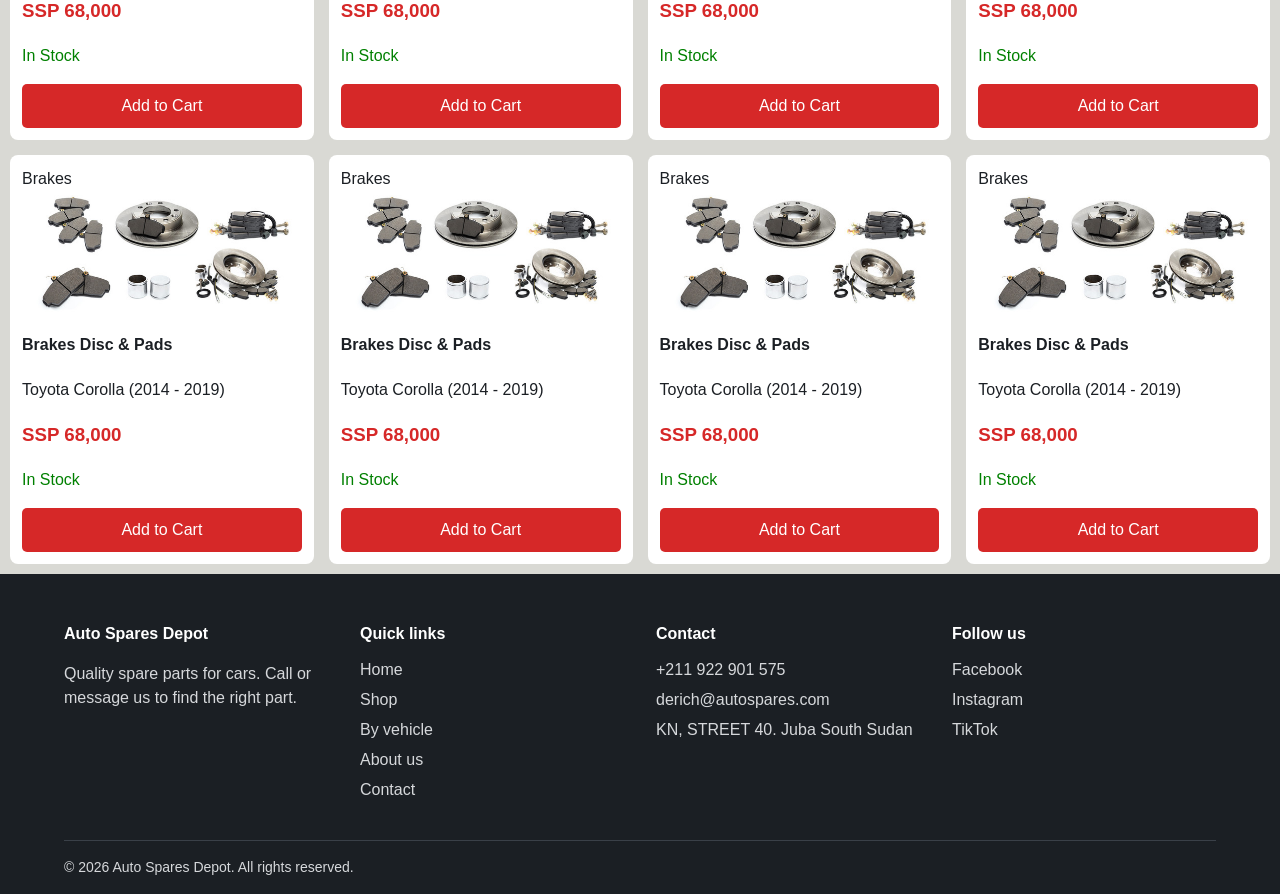
<file: AUTOSPARES/autospares-depot/shop.html>
<!DOCTYPE html>
<html lang="en">
<head>
    <meta charset="UTF-8">
    <meta name="viewport" content="width=device-width, initial-scale=1.0">
    <title>Auto Spares Depot | Quality Car Spare Parts</title>
    <link rel="stylesheet" href="../CSS/style.css">
</head>
<body>
<header class="header">
    <div class="container">
        <a class="logo" href="index.html">AUTO SPARES <span>DEPOT</span></a>

        <input type="checkbox" id="nav-toggle" class="nav-toggle">
        <label for="nav-toggle" class="nav-button">Menu</label>

        <ul class="nav">
            <li><a href="index.html">Home</a></li>
            <li><a href="shop.html">Shop</a></li>
            <li><a href="vehicles.html">By vehicle</a></li>
            <li><a href="about.html">About us</a></li>
            <li><a href="contact.html">Contact</a></li>
        </ul>
    </div>
</header>
<section class="hero">
    <div class="container">
        <div class="hero-text">
            <span>SHOP SPARES PARTS</span>
            <h1>High Quality Auto Parts for Every Drive</h1>
            <p>Find the right parts for your car, Great Prices, trusted brands and fast delivery</p>
        </div>
        <div class="hero-img">
            <img src="../images/gala.jpg" alt="shop-gala">
        </div>
    </div>
</section>
<section class="shop">

    <div class="shop-filter">
        <div class="select">
            <p>Filter Products</p>
            <hr>
            <p class="cars">Make: <br>
                <select name="vehicles" id="cars" class="sel">
                    <option>Select make</option>
                    <option>Toyota</option>
                    <option>Nissan</option>
                    <option>Honda</option>
                    <option>Suzuki</option>
                    <option>Hyundai</option>
                    <option>Mazda</option>
                    <option>Mitsubishi</option>
                </select>
            </p>
            <p>Model: <br>
                <select name="model" id="models" class="sel">
                    <option>Select model</option>
                    <optgroup label="Toyota">
                        <option>Corolla</option>
                        <option>RAV4</option>
                        <option>Hilux</option>
                    </optgroup>
                    <optgroup label="Nissan">
                        <option>Note</option>
                        <option>X-Trail</option>
                    </optgroup>
                    <optgroup label="Honda">
                        <option>Fit</option>
                        <option>CR-V</option>
                    </optgroup>
                    <optgroup label="Suzuki">
                        <option>Swift</option>
                        <option>Vitara</option>
                    </optgroup>
                    <optgroup label="Hyundai">
                        <option>Tucson</option>
                    </optgroup>
                </select>
            </p>
        </div>
    </div>

    <div class="shop-items">
        <p>
            Sort By:
            <select class="sel-sort">
                <option>Featured</option>
                <option>Price: Low to High</option>
                <option>Price: High to Low</option>
            </select>
        </p>

        <div class="shop-grid">

            <div class="shop-card">
                <span>Brakes</span>
                <div class="shop-img">
                    <img src="../images/brake.jpg" alt="Brake disc and pads">
                </div>
                <h4>Brakes Disc &amp; Pads</h4>
                <p>Toyota Corolla (2014 - 2019)</p>
                <h3>SSP 68,000</h3>
                <p class="stock">In Stock</p>
                <a href="#">Add to Cart</a>
            </div>

            <div class="shop-card">
                <span>Brakes</span>
                <div class="shop-img">
                    <img src="../images/brake.jpg" alt="Brake disc and pads">
                </div>
                <h4>Brakes Disc &amp; Pads</h4>
                <p>Toyota Corolla (2014 - 2019)</p>
                <h3>SSP 68,000</h3>
                <p class="stock">In Stock</p>
                <a href="#">Add to Cart</a>
            </div>

            <div class="shop-card">
                <span>Brakes</span>
                <div class="shop-img">
                    <img src="../images/brake.jpg" alt="Brake disc and pads">
                </div>
                <h4>Brakes Disc &amp; Pads</h4>
                <p>Toyota Corolla (2014 - 2019)</p>
                <h3>SSP 68,000</h3>
                <p class="stock">In Stock</p>
                <a href="#">Add to Cart</a>
            </div>

            <div class="shop-card">
                <span>Brakes</span>
                <div class="shop-img">
                    <img src="../images/brake.jpg" alt="Brake disc and pads">
                </div>
                <h4>Brakes Disc &amp; Pads</h4>
                <p>Toyota Corolla (2014 - 2019)</p>
                <h3>SSP 68,000</h3>
                <p class="stock">In Stock</p>
                <a href="#">Add to Cart</a>
            </div>
            <div class="shop-card">
                <span>Brakes</span>
                <div class="shop-img">
                    <img src="../images/brake.jpg" alt="Brake disc and pads">
                </div>
                <h4>Brakes Disc &amp; Pads</h4>
                <p>Toyota Corolla (2014 - 2019)</p>
                <h3>SSP 68,000</h3>
                <p class="stock">In Stock</p>
                <a href="#">Add to Cart</a>
            </div>

            <div class="shop-card">
                <span>Brakes</span>
                <div class="shop-img">
                    <img src="../images/brake.jpg" alt="Brake disc and pads">
                </div>
                <h4>Brakes Disc &amp; Pads</h4>
                <p>Toyota Corolla (2014 - 2019)</p>
                <h3>SSP 68,000</h3>
                <p class="stock">In Stock</p>
                <a href="#">Add to Cart</a>
            </div>

            <div class="shop-card">
                <span>Brakes</span>
                <div class="shop-img">
                    <img src="../images/brake.jpg" alt="Brake disc and pads">
                </div>
                <h4>Brakes Disc &amp; Pads</h4>
                <p>Toyota Corolla (2014 - 2019)</p>
                <h3>SSP 68,000</h3>
                <p class="stock">In Stock</p>
                <a href="#">Add to Cart</a>
            </div>

            <div class="shop-card">
                <span>Brakes</span>
                <div class="shop-img">
                    <img src="../images/brake.jpg" alt="Brake disc and pads">
                </div>
                <h4>Brakes Disc &amp; Pads</h4>
                <p>Toyota Corolla (2014 - 2019)</p>
                <h3>SSP 68,000</h3>
                <p class="stock">In Stock</p>
                <a href="#">Add to Cart</a>
            </div>
            <div class="shop-card">
                <span>Brakes</span>
                <div class="shop-img">
                    <img src="../images/brake.jpg" alt="Brake disc and pads">
                </div>
                <h4>Brakes Disc &amp; Pads</h4>
                <p>Toyota Corolla (2014 - 2019)</p>
                <h3>SSP 68,000</h3>
                <p class="stock">In Stock</p>
                <a href="#">Add to Cart</a>
            </div>

            <div class="shop-card">
                <span>Brakes</span>
                <div class="shop-img">
                    <img src="../images/brake.jpg" alt="Brake disc and pads">
                </div>
                <h4>Brakes Disc &amp; Pads</h4>
                <p>Toyota Corolla (2014 - 2019)</p>
                <h3>SSP 68,000</h3>
                <p class="stock">In Stock</p>
                <a href="#">Add to Cart</a>
            </div>

            <div class="shop-card">
                <span>Brakes</span>
                <div class="shop-img">
                    <img src="../images/brake.jpg" alt="Brake disc and pads">
                </div>
                <h4>Brakes Disc &amp; Pads</h4>
                <p>Toyota Corolla (2014 - 2019)</p>
                <h3>SSP 68,000</h3>
                <p class="stock">In Stock</p>
                <a href="#">Add to Cart</a>
            </div>

            <div class="shop-card">
                <span>Brakes</span>
                <div class="shop-img">
                    <img src="../images/brake.jpg" alt="Brake disc and pads">
                </div>
                <h4>Brakes Disc &amp; Pads</h4>
                <p>Toyota Corolla (2014 - 2019)</p>
                <h3>SSP 68,000</h3>
                <p class="stock">In Stock</p>
                <a href="#">Add to Cart</a>
            </div>

        </div>
    </div>

</section>

<footer class="footer">
    <div class="container">
        <div class="footer-grid">
            <div class="footer-col">
                <h4>Auto Spares Depot</h4>
                <p>Quality spare parts for cars. Call or message us to find the right part.</p>
            </div>
            <div class="footer-col">
                <h4>Quick links</h4>
                <ul>
                    <li><a href="index.html">Home</a></li>
                    <li><a href="shop.html">Shop</a></li>
                    <li><a href="vehicles.html">By vehicle</a></li>
                    <li><a href="about.html">About us</a></li>
                    <li><a href="contact.html">Contact</a></li>
                </ul>
            </div>
            <div class="footer-col">
                <h4>Contact</h4>
                <ul>
                    <li>+211 922 901 575</li>
                    <li>derich@autospares.com</li>
                    <li>KN, STREET 40. Juba South Sudan</li>
                </ul>
            </div>
            <div class="footer-col">
                <h4>Follow us</h4>
                <ul>
                    <li><a href="#">Facebook</a></li>
                    <li><a href="#">Instagram</a></li>
                    <li><a href="#">TikTok</a></li>
                </ul>
            </div>
        </div>
        <div class="footer-bottom">&copy; 2026 Auto Spares Depot. All rights reserved.</div>
    </div>
</footer>
</body>
</html>
</file>
<file: Cat-project/styles.css>
/*
Declaring the general colors and some information using the var() CSS method
This will allow usability of colors and other information defined using the pseudoclass root
*/
:root {
    --bg: #f5f6f8;
    --surface: #ffffff;
    --ink: #1b1f27;
    --muted: #6a7280;
    --line: #e2e5ea;
    --brand: #e4572e;
    --brand-dark: #c2431f;
    --dark: #14181f;
    --ok: #1f9d55;
    --warn: #d98e04;
    --radius: 12px;
    --green: #5cb85c;
}

/*
Removing the default setting of the browser by using the universal selector
*/
* {
    box-sizing: border-box;
    margin: 0;
    padding: 0;
}

/* The general body styling */
body {
    font-family: "Segoe UI", system-ui, -apple-system, Roboto, Arial, sans-serif;
    background: var(--bg);
    color: var(--ink);
    line-height: 1.5;
}

/* Anchor tag styles */
a {
    color: inherit;
    text-decoration: none;
}

/* Buttons styles too */
button {
    font: inherit;
    cursor: pointer;
    border: 0;
}

/*Containers styles */
.container {
    width: min(1180px, 92%);
    margin: 0 auto;
}


/* Top bar */
.topbar {
    background: var(--dark);
    color: #cfd4dc;
    font-size: 13px;
}
.topbar .container {
    display: flex;
    justify-content: space-between;
    gap: 12px;
    padding: 8px 0;
    flex-wrap: wrap;
}

/* Header styling */
header {
    background: var(--surface);
    border-bottom: 1px solid var(--line);
    position: sticky;
    top: 0;
    z-index: 50;
}
.nav {
    display: flex;
    align-items: center;
    gap: 24px;
    padding: 14px 0;
}
.logo {
    font-weight: 800;
    font-size: 22px;
    letter-spacing: -0.5px;
    display: flex;
    align-items: center;
    gap: 8px;
}
.logo .mark {
    width: 34px;
    height: 34px;
    border-radius: 9px;
    background: var(--brand);
    color: #fff;
    display: grid;
    place-items: center;
    font-size: 18px;
}
.logo span em {
    color: var(--brand);
    font-style: normal;
}
nav ul {
    display: flex;
    gap: 22px;
    list-style: none;
    font-weight: 600;
    font-size: 15px;
}
nav a:hover {
    color: var(--brand);
}
.nav-right {
    margin-left: auto;
    display: flex;
    align-items: center;
    gap: 12px;
}
.call-btn {
    background: var(--dark);
    color: #fff;
    padding: 10px 18px;
    border-radius: 999px;
    font-weight: 600;
    font-size: 14px;
}
.call-btn:hover {
    background: var(--brand);
}
#menu-check {
    display: none;
}
.menu-toggle {
    display: none;
    font-size: 26px;
    cursor: pointer;
    line-height: 1;
}

/* Hero */
.hero {
    background: linear-gradient(115deg, #14181f 0%, #232a36 55%, #3a2a24 100%);
    color: #fff;
    padding: 70px 0 90px;
    position: relative;
    overflow: hidden;
}
.hero::after {
    content: "⚙";
    position: absolute;
    right: -40px;
    top: -30px;
    font-size: 380px;
    opacity: 0.05;
}
.hero h1 {
    font-size: clamp(34px, 5vw, 56px);
    line-height: 1.1;
    max-width: 700px;
    letter-spacing: -1px;
}
.hero h1 span {
    color: var(--brand);
}
.hero p {
    margin-top: 16px;
    max-width: 520px;
    color: #c3c9d4;
    font-size: 18px;
}
.hero-cta {
    margin-top: 28px;
    display: flex;
    gap: 12px;
    flex-wrap: wrap;
}
.btn {
    display: inline-block;
    padding: 13px 24px;
    border-radius: 10px;
    font-weight: 700;
    transition: 0.2s;
    text-align: center;
}
.btn-primary {
    background: var(--brand);
    color: #fff;
}
.btn-primary:hover {
    background: var(--brand-dark);
}
.btn-ghost {
    border: 1px solid #55606f;
    color: #fff;
}
.btn-ghost:hover {
    background: rgba(255,255,255,0.08);
}

/* Vehicle finder */
.finder {
    margin-top: -50px;
    position: relative;
    z-index: 5;
}
.finder-card {
    background: var(--surface);
    border-radius: var(--radius);
    padding: 24px;
    box-shadow: 0 12px 40px rgba(20,24,31,0.14);
}
.finder-card h2 {
    font-size: 20px;
    margin-bottom: 4px;
}
.finder-card p {
    color: var(--muted);
    font-size: 14px;
    margin-bottom: 16px;
}
.finder-form {
    display: grid;
    grid-template-columns: repeat(4, 1fr) auto;
    gap: 12px;
}
select,
input[type="text"],
input[type="tel"],
input[type="email"],
textarea {
    width: 100%;
    padding: 12px 14px;
    border: 1px solid var(--line);
    border-radius: 10px;
    font: inherit;
    background: #fff;
    outline: none;
}
select:focus,
input:focus,
textarea:focus {
    border-color: var(--green);
    /*background: var(--brand);*/
}

/* Sections */
section {
    padding: 64px 0 0;
}
.section-head {
    margin-bottom: 24px;
}
.section-head h2 {
    font-size: 28px;
    letter-spacing: -0.5px;
}
.section-head p {
    color: var(--muted);
}


/*CSS-only category filter (radio buttons) */
.filter-radio {
    position: absolute;
    opacity: 0;
    pointer-events: none;
}
.pills {
    display: flex;
    gap: 10px;
    flex-wrap: wrap;
    margin-bottom: 24px;
}
.pill {
    background: var(--surface);
    border: 1px solid var(--line);
    padding: 10px 18px;
    border-radius: 999px;
    font-weight: 600;
    font-size: 14px;
    cursor: pointer;
    transition: 0.2s;
}
.pill:hover {
    border-color: var(--green);
}
#f-all:checked ~ .pills label[for="f-all"],
#f-engine:checked ~ .pills label[for="f-engine"],
#f-brakes:checked ~ .pills label[for="f-brakes"],
#f-filters:checked ~ .pills label[for="f-filters"],
#f-suspension:checked ~ .pills label[for="f-suspension"],
#f-electrical:checked ~ .pills label[for="f-electrical"],
#f-tyres:checked ~ .pills label[for="f-tyres"] {
    background: var(--green);
    color: #fff;
    border-color: var(--green);
}
/* Product grid, the shopping section of the webpage */
.grid {
    display: grid;
    grid-template-columns:repeat(4, 1fr);
    gap: 18px;
}
.grid img{
    margin-top: 30px;
    width: 150px;
    height: 100px;
    border-radius: 8px;
    background:linear-gradient(90deg, red, brown) ;
}
.card {
    background: var(--surface);
    border: 1px solid var(--line);
    border-radius: var(--radius);
    overflow: hidden;
    display: flex;
    flex-direction: column;
    width: 100%;
    max-width: none;
    transition: transform 0.2s, box-shadow 0.2s;
}
.card:hover {
    box-shadow: 0 10px 28px rgba(20, 24, 31, 0.1);
    transform: translateY(-3px);
}
.card .thumb {
    height: 150px;
    background: linear-gradient(135deg, #eef0f4, #dfe3ea);
    position: relative;
    overflow: hidden;
}
.image-card {
    position: absolute;
    left: 0;
    width: 100%;
    height: 100%;
    z-index: 1;
    display: flex;
    align-items: center;
    justify-content: center;
}

.image-card img {
    border-radius: 0;
    margin: 0;
    width: 100%;
    height: 100%;
    object-fit: cover;
}
.badge {
    position: absolute;
    top: 12px;
    left: 12px;
    font-size: 11px;
    font-weight: 700;
    padding: 3px 9px;
    border-radius: 999px;
    color: #fff;
    letter-spacing: 0.5px;
    z-index: 2;
}
.badge.in {
    background: var(--ok);
}
.badge.low {
    background: var(--warn);
}
.card .body {
    padding: 16px;
    display: flex;
    flex-direction: column;
    gap: 6px;
    flex: 1;
}
.card .pn {
    font-size: 11px;
    font-weight: 600;
    color: var(--muted);
    letter-spacing: 0.5px;
}
.card h3 {
    font-size: 16px;
    color: var(--dark);
    margin: 0;
    font-weight: 700;
    line-height: 1.3;
}
.card .fit {
    font-size: 13px;
    color: var(--muted);
    line-height: 1.4;
    margin-bottom: 10px;
}
.card .foot {
    margin-top: auto;
    padding-top: 12px;
    border-top: 1px solid #f1f5f9;
    display: flex;
    flex-direction: column;
    gap: 6px;
    justify-content: space-between;
    align-items: center;
}
.price {
    font-weight: 800;
    font-size: 18px;
    color: var(--dark);
}
.order {
    text-decoration: none;
    background: var(--dark);
    color: #fff;
    padding: 8px 16px;
    border-radius: 6px;
    font-weight: 600;
    font-size: 13px;
    transition: background-color 0.2s;
}
.order:hover {
    background: var(--green);
}


/* Quotation and contact section */
.two {
    display: grid;
    grid-template-columns: 1fr 1fr;
    gap: 24px;
}
.panel {
    background: var(--surface);
    border: 1px solid var(--line);
    border-radius: var(--radius);
    padding: 28px;
}
.panel h2 {
    margin-bottom: 6px;
}
.panel > p {
    color: var(--muted);
    margin-bottom: 16px;
}
form .row {
    display: grid;
    grid-template-columns: 1fr 1fr; gap: 12px; margin-bottom: 12px; }
form .full {
    margin-bottom: 12px;
}
textarea {
    min-height: 100px;
    resize: vertical;
}
.info-line {
    display: flex;
    gap: 12px;
    margin-bottom: 14px;
}
.info-line b {
    display: block;
}
.info-line span {
    color: var(--muted);
    font-size: 14px;
}
.whatsapp {
    background: var(--green);
    color: #fff;
    margin-top: 8px;
}


/* Footer of the webpage */
footer {
    background: var(--dark);
    color: #a9b0bd;
    margin-top: 70px;
    padding: 44px 0 20px;
}
.foot-grid {
    display: grid;
    grid-template-columns: 2fr 1fr 1fr 1fr;
    gap: 28px;
}
footer h4 {
    color: #fff;
    margin-bottom: 12px;
}
footer li {
    list-style: none;
    margin-bottom: 8px;
    font-size: 14px;
}
footer li a:hover {
    color: var(--brand);
}
.copy {
    border-top: 1px solid #2b323d;
    margin-top: 30px;
    padding-top: 16px;
    font-size: 13px;
    text-align: center;
}
/* Brands of the vehicles section*/
.brands {
    display: flex;
    flex-wrap: wrap;
    gap: 14px;
}
.brand {
    flex: 1;
    min-width: 130px;
    background: var(--surface);
    border: 1px solid var(--line);
    border-radius: var(--radius);
    padding: 18px;
    text-align: center;
    font-weight: 800;
    color: #4a5260;
    letter-spacing: 0.5px;
}

/* Why us section styles */
.why {
    display: grid;
    grid-template-columns: repeat(4, 1fr);
    gap: 18px;
}
.why div {
    background: var(--surface);
    border: 1px solid var(--line);
    border-radius: var(--radius);
    padding: 24px;
}
.why h3 {
    margin: 10px 0 6px;
    font-size: 17px;
}
.why p {
    color: var(--muted);
    font-size: 14px;
}
</file>
<file: AUTOSPARES/CSS/style.css>
:root {
    --ink: #1b1f24;
    --paper: #f4f4f1;
    --white: #ffffff;
    --green: #43c20c;
    --accent-dark: #9a3412;
    --line: #d9d9d4;
    --muted: #4a4f55;
    --placeholder: #e0e0db;
    --accent: #ffffff;
    --brown: #f5c9a8;
}
* {
    box-sizing: border-box;
}
body {
    margin: 0;
    font-family: Arial, Helvetica, sans-serif;
    color: var(--ink);
    background: var(--paper);
    line-height: 1.5;
}
a {
    color: inherit;
    text-decoration: none;
}
ul { 
    list-style: none; 
    margin: 0; 
    padding: 0; 
}
.container {
    max-width: 1200px;
    margin: 0 auto;
    padding: 0 24px;
}
.btn {
    display: inline-block;
    padding: 12px 22px;
    border-radius: 6px;
    font-weight: bold;
    font-size: 15px;
    border: 2px solid var(--green);
    background: var(--green);
    color: var(--white);
}
.btn-outline { 
    padding: 12px 22px;
    border-radius: 6px;
    font-weight: bold;
    font-size: 15px;
    border: 2px solid var(--green);
    background: var(--green);
    color: var(--white);
}
.btn-small { 
    padding: 8px 14px; 
    font-size: 14px; 
}

/* ===== Header and navigation ===== */
.header { 
    background: var(--white); 
    border-bottom: 1px solid var(--line); 
    position: relative; 
}
.header .container {
    display: flex; 
    flex-wrap: wrap; 
    align-items: center;
    justify-content: space-between; 
    gap: 12px 24px; padding-top: 14px; padding-bottom: 14px;
}
.logo { 
    font-size: 24px; 
    font-weight: bold; 
    letter-spacing: 5px;
}
.logo span { 
    color: var(--accent); 
}

.nav-toggle { 
    display: none; 
}
.nav-button {
    display: none;
    cursor: pointer;
    border: 2px solid var(--ink);
    border-radius: 6px;
    padding: 8px 14px;
    font-weight: bold;
}
.nav { 
    display: flex; 
    align-items: center; 
    gap: 28px; 
}
.nav > li { 
    position: relative; 
}
.nav > li > a { 
    display: block; 
    padding: 10px 0; 
    font-weight: bold; 
}
.nav> li > a:hover {
    color: var(--green);
}
.dropdown {
    display: none; 
    position: absolute; 
    top: 100%; 
    left: -16px; 
    z-index: 10;
    width: 520px; 
    background: var(--white); 
    border: 1px solid var(--line);
    border-radius: 8px; 
    padding: 16px;
    grid-template-columns: repeat(2, 1fr); 
    gap: 2px 16px;
}
.has-dropdown:hover .dropdown { 
    display: grid; 
}
.dropdown a { 
    padding: 6px 8px; 
    border-radius: 4px; 
}
.dropdown a:hover { 
    background: var(--paper); 
    color: var(--accent); 
}


.hero { 
    background: var(--ink); 
    color: var(--white); 
}
.hero .container {
    display: flex; 
    flex-wrap: wrap; 
    align-items: center;
    gap: 32px; 
    padding-top: 56px; 
    padding-bottom: 56px;
}
.hero-text { 
    flex: 1 1 380px; 
}
.hero h1 { 
    font-size: 44px; 
    line-height: 1.1;
    margin: 0 0 16px; 
}
.hero p { 
    font-size: 18px; 
    color: #d6d8db; 
    margin: 0 0 24px; 
    max-width: 520px; 
}
.hero-buttons { 
    display: flex; 
    flex-wrap: wrap; 
    gap: 12px; 
}
.hero-image {
    width: 500px;
    height: 300px;
    border-radius: 12px;
    background: #3a4048; 
}
.hero-image img{
    width: 100%;
    height: 100%;
    object-fit: cover;
    border-radius: 12px;
}
.hero-img img{
    width: 600px;
    height: 400px;
    border-radius: 12px;
}

.section { 
    padding: 56px 0; 
}
.section-white { 
    background: var(--white); 
}
.section h2 {
    font-size: 30px; 
    margin: 0 0 8px; 
}
.section .lead { 
    color: var(--muted); 
    margin: 0 0 28px; 
}

.ph {
    background: var(--placeholder); 
    color: var(--muted); 
    font-size: 13px;
    display: flex; 
    align-items: center; 
    justify-content: center;
    text-align: center; 
    padding: 8px;
}
.ph img{
    height: 100%;
    width: 100%;
    flex-shrink: 0;
    border-radius: 8px;
}


.tiles { 
    display: grid; 
    grid-template-columns: repeat(6, 1fr); 
    gap: 16px; 
}
.tile {
    background: var(--line); 
    border: 1px solid var(--line);
    border-radius: 10px; 
    display: flex;
    flex-direction: column;
    overflow: hidden;
}
.tile:hover{
    border-color: var(--green);
}
.tile span { 
    display: block; 
    padding: 12px 6px; 
    font-size: 14px; 
    text-align: center;
    font-weight: bold;
    flex-shrink: 0;
}

.makes { 
    display: flex; 
    flex-wrap: wrap; 
    gap: 16px; 
    margin-bottom: 28px; 
}
.make {
    flex: 1 1 130px; 
    background: var(--paper); 
    border: 1px solid var(--line);
    border-radius: 10px; 
    padding: 22px 12px; 
    text-align: center; 
    font-weight: bold;
}
.make:hover { 
    border-color: var(--accent); 
    color: var(--accent);
    background-color: var(--green); 
}

.cards { 
    display: grid; 
    grid-template-columns: repeat(4, 1fr); 
    gap: 20px; 
}
.card {
    background: var(--white); 
    border: 1px solid var(--line);
    border-radius: 10px; 
    overflow: hidden; 
    display: flex; 
    flex-direction: column;
}
.card .ph { 
    height: 170px; 
}
.card-body { 
    padding: 16px; 
    display: flex; 
    flex-direction: column; 
    gap: 6px; 
    flex: 1; 
}
.card h3 { 
    font-size: 17px; 
    margin: 0; 
}
.card .fits { 
    font-size: 14px; 
    color: var(--muted); 
    margin: 0; 
}
.card .price { 
    font-size: 18px; 
    font-weight: bold; 
    margin: 4px 0 8px; 
}
.card .stock { 
    font-size: 13px; 
    font-weight: bold; 
    color: #166534; 
}
.card-buttons { 
    display: flex; 
    gap: 8px; 
    margin-top: auto; 
}
.card-buttons .btn { 
    flex: 1; 
    text-align: center; 
}


.points { 
    display: grid; 
    grid-template-columns: repeat(4, 1fr); 
    gap: 24px; 
}
.point { 
    border-top: 4px solid var(--accent); 
    padding: 14px; 
    border-color: var(--green);
    border-radius: 8px;
    background-color: var(--line);
}
.point h3 { 
    margin: 0 0 6px; 
    font-size: 18px; 
}
.point p { 
    margin: 0; 
    color: var(--muted); 
}


.visit { 
    display: flex; 
    flex-wrap: wrap; 
    gap: 32px; 
}
.visit-info { 
    flex: 1 1 340px; 
}
.visit-info h3 { 
    margin: 18px 0 4px; 
    font-size: 17px; 
}
.visit-info p { 
    margin: 20px 0 0 0; 
}
.visit-info a{
    margin-left: 8px; 
    background: transparent; 
    color: var(--ink);
}

.page-title h1 { 
    margin: 0 0 8px; 
    font-size: 38px; }
.page-title p { 
    margin: 0; 
    color: var(--muted);
    font-size: 18px; 
    max-width: 640px; 
}
.contact-grid { 
    display: flex; 
    flex-wrap: wrap; 
    gap: 24px; }
.info-card {
  flex: 1 1 320px; 
  background: var(--white); 
  border: 1px solid var(--line);
  border-radius: 12px; 
  padding: 28px;
}
.info-card h2 { 
    font-size: 22px; 
    margin: 0 0 16px; 
}
.info-card h3 { 
    font-size: 14px; 
    margin: 16px 0 2px; 
    color: var(--muted); 
    text-transform: uppercase; 
    letter-spacing: 1px;
}
.info-card p { 
    margin: 0; 
    font-size: 15px;
}
.info-card p a { 
    color: var(--accent-dark); 
    font-weight: bold; 
}
.info-buttons { 
    display: flex; 
    flex-wrap: wrap; 
    gap: 12px; 
    margin-top: 24px; 
}
.enquiry {
    background: var(--brown);
    border: 1px solid #f5c9a8;
    border-radius: 12px;
    padding: 32px;
}
.enquiry h2 {
    margin: 0 0 8px;
    font-size: 26px;
}
.enquiry p {
    margin: 0 0 20px;
    max-width: 640px;
}
.enquiry ul {
    margin: 0 0 24px;
    padding-left: 20px;
    list-style: disc;
}
.enquiry ul li {
    list-style: none;
}
.social {
    display: flex;
    flex-wrap: wrap;
    gap: 12px;
    margin-top: 8px;
}

.shop {
    background-color: var(--line, #eef0f3);
    color: var(--ink, #1c2430);
}
 
.shop-filter {
    background-color: var(--accent, #ffffff);
    margin-left : 50px;
    width: 800px;
    flex-shrink: 0;
    padding: 15px;
    border-radius: 8px;
}
 
.shop .sel {
    width: 100%;
    height: 30px;
    border-radius: 5px;
}
 
.shop .sel-sort {
    height: 30px;
    border-radius: 5px;
}
 
.shop-items {
    flex: 1;
    min-width: 0;
    padding: 10px;
}
 
.shop-grid {
    display: grid;
    grid-template-columns: repeat(4, 1fr);
    gap: 15px;
}
 
.shop-card {
    background: var(--accent, #ffffff);
    padding: 12px;
    border-radius: 8px;
}
 
.shop-img {
    width: 100%;
    
}
 
.shop-img img {
    width: 100%;
    height: 100%;
    object-fit: cover;
    display: block;
}
 
.shop-card h3 {
    color: #d62828;
}
 
.shop-card .stock {
    color: green;
}
 
.shop-card a {
    display: block;
    text-align: center;
    padding: 10px;
    background: #d62828;
    color: #fff;
    text-decoration: none;
    border-radius: 5px;
}
.footer {
    background: var(--ink);
    color: #d6d8db;
    padding-top: 48px;
}
.footer-grid {
    display: flex;
    flex-wrap: wrap;
    gap: 32px;
}
.footer-col {
    flex: 1 1 200px;
}
.footer h4 {
    color: var(--white);
    margin: 0 0 12px;
    font-size: 16px;
}
.footer li {
    margin-bottom: 6px;
}
.footer a:hover {
    color: var(--green);
    text-decoration: underline;
}
.footer-bottom {
    border-top: 1px solid #3a4048;
    margin-top: 32px;
    padding: 16px 0;
    font-size: 14px;
}

@media (max-width: 1000px) {
    .tiles { 
        grid-template-columns: repeat(4, 1fr); 
    }
    .cards { 
        grid-template-columns: repeat(2, 1fr); 
    }
    .points { 
        grid-template-columns: repeat(2, 1fr); 
    }
}


@media (max-width: 720px) {
    .hero h1 { 
        font-size: 34px; 
    }
    .tiles { 
        grid-template-columns: repeat(2, 1fr); 
    }
    .cards { 
        grid-template-columns: 1fr; 
    }
    .points { 
        grid-template-columns: 1fr; 
    }

    .nav-button { 
        display: block; 
    }
    .nav {
        display: none; 
        width: 100%; 
        flex-direction: column;
        align-items: flex-start; 
        gap: 0;
    }
    .nav > li { 
        width: 100%; 
        border-top: 1px solid var(--line); 
    }
    .nav-toggle:checked ~ .nav { 
        display: flex; 
    }
    .dropdown { 
        display: none !important; 
    }
}
</file>
